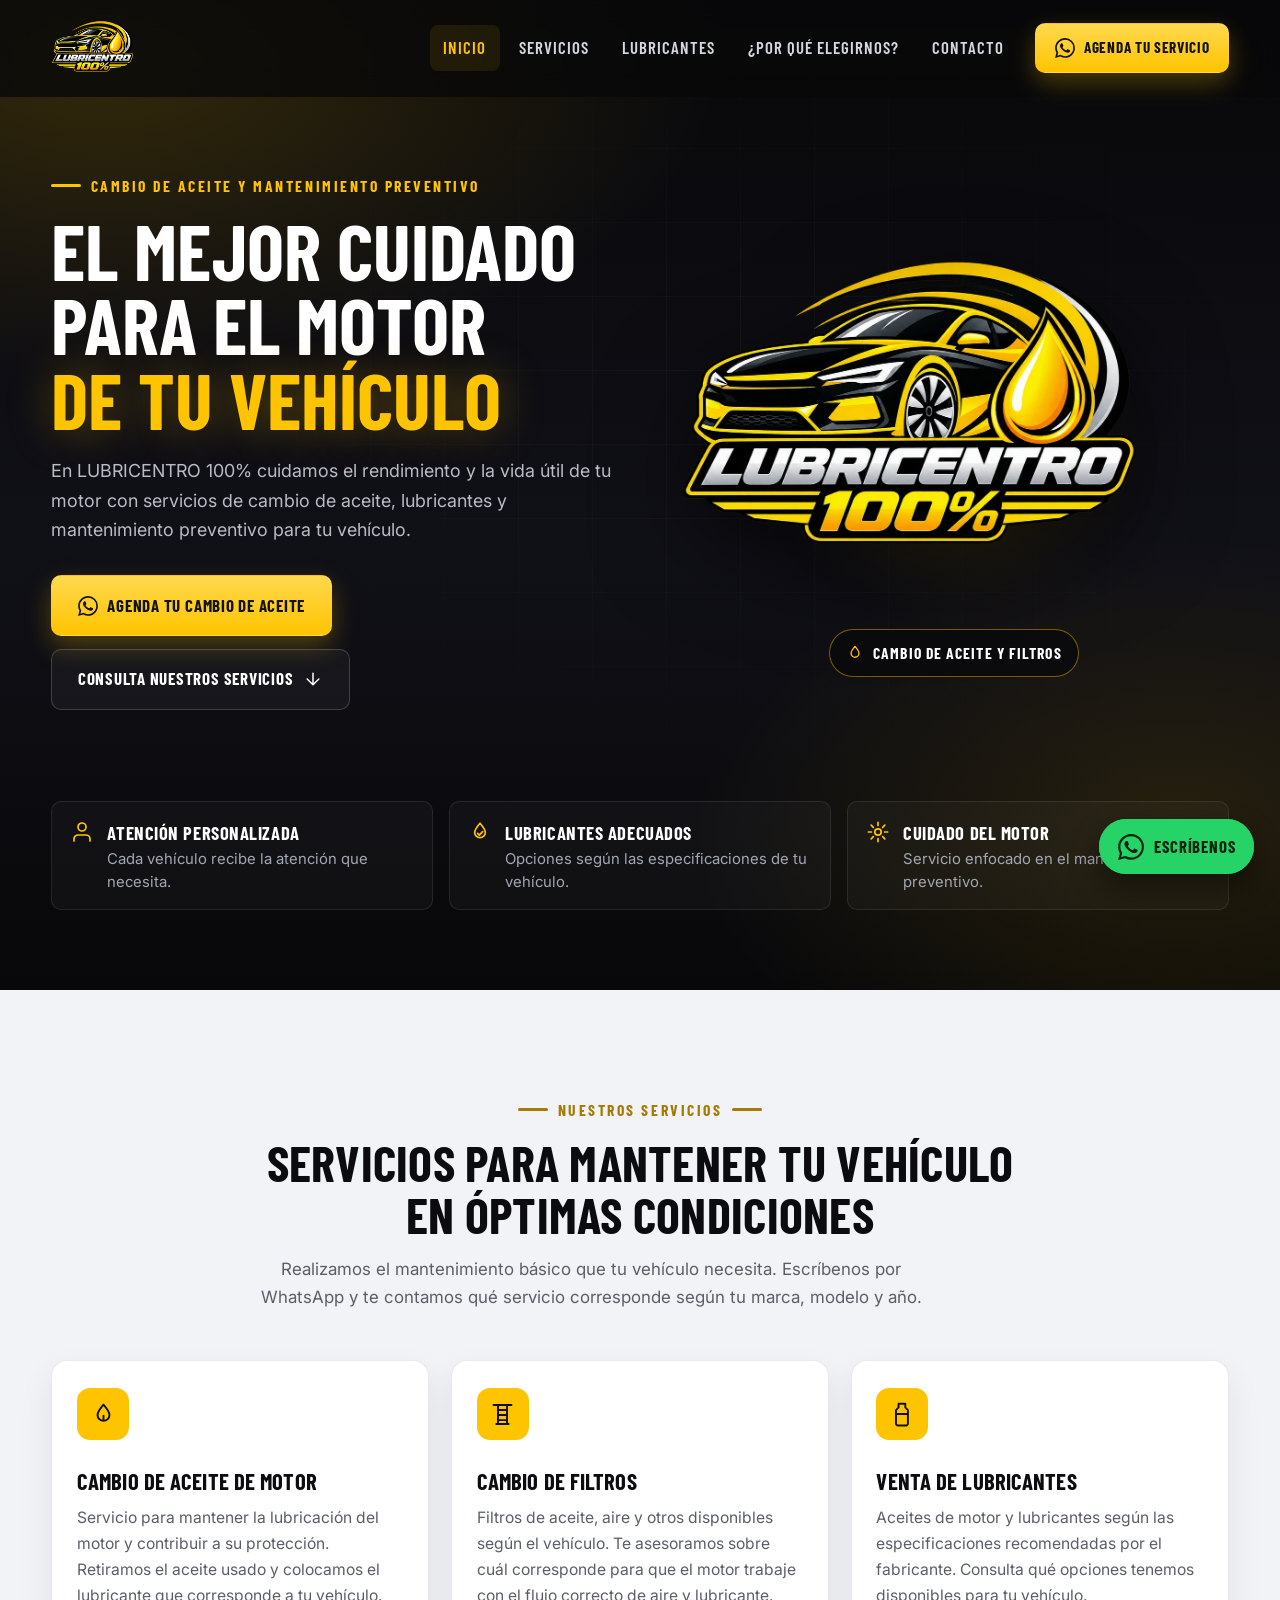
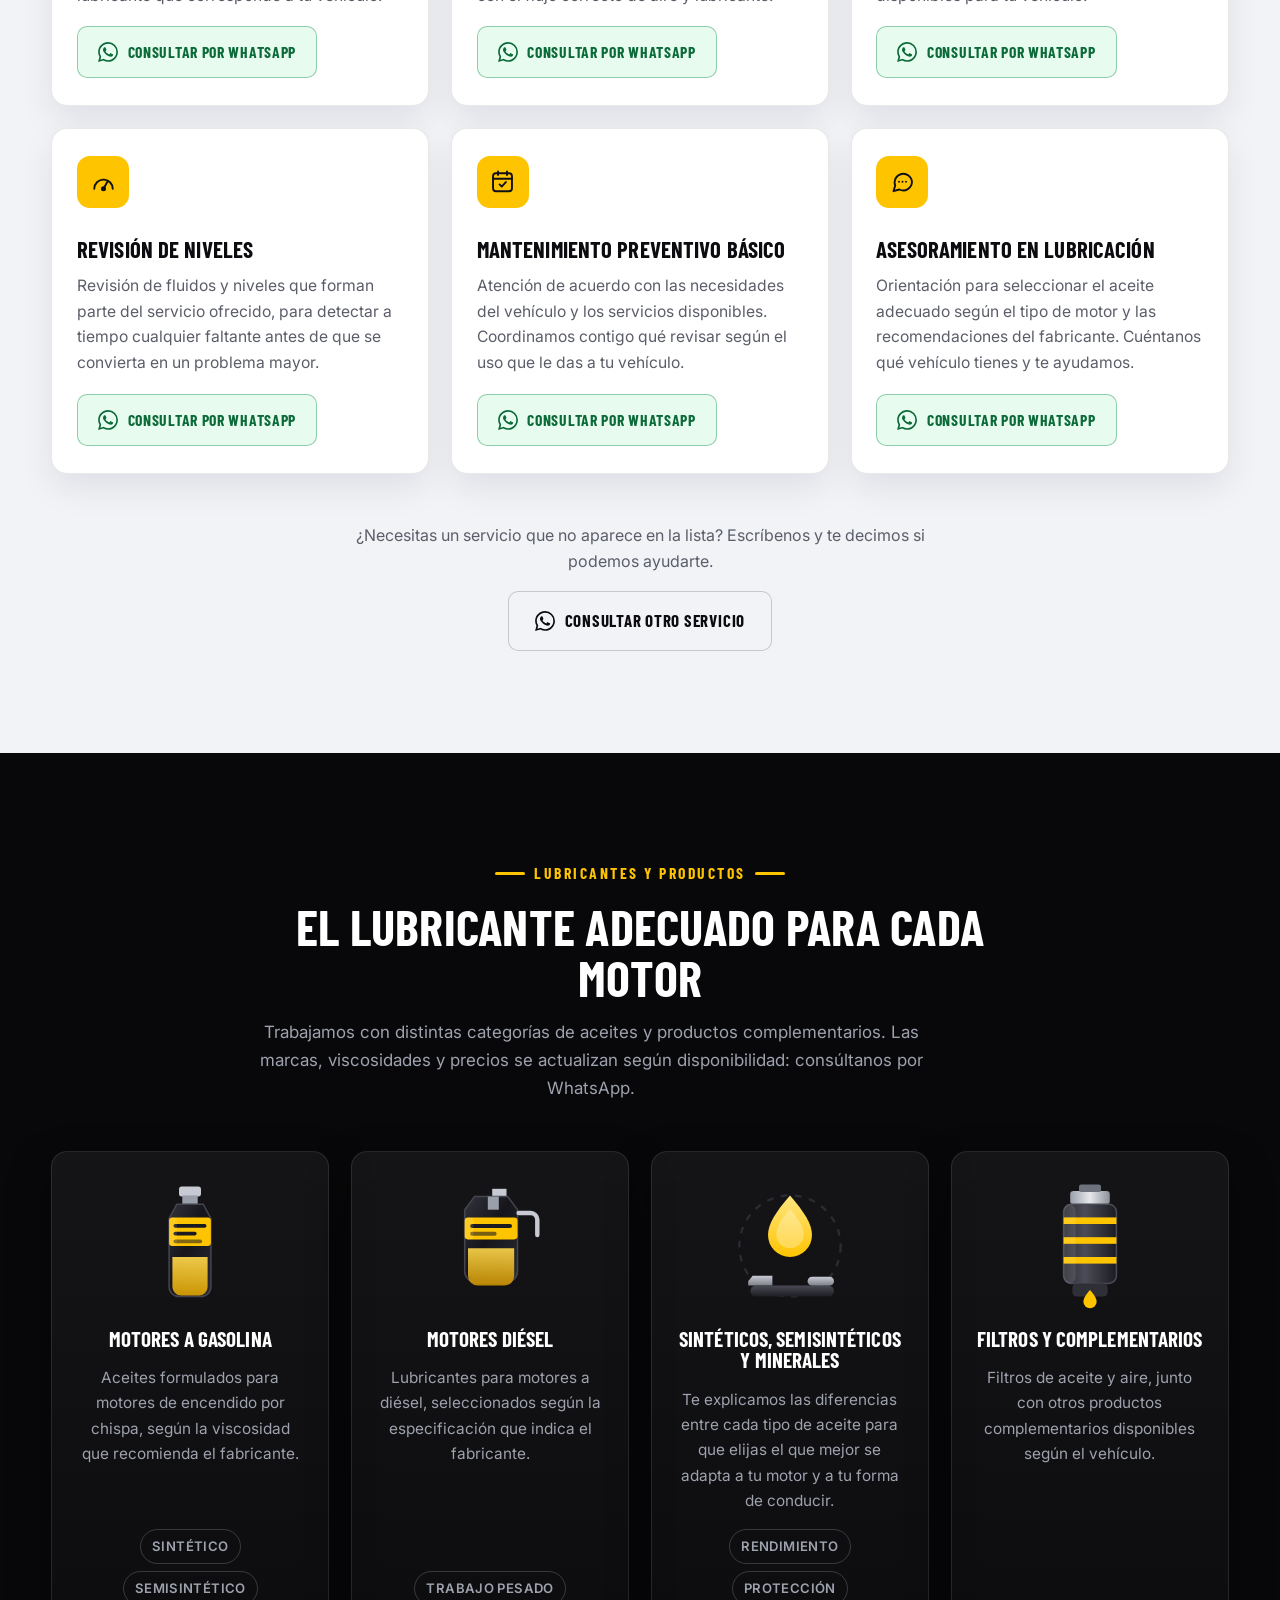
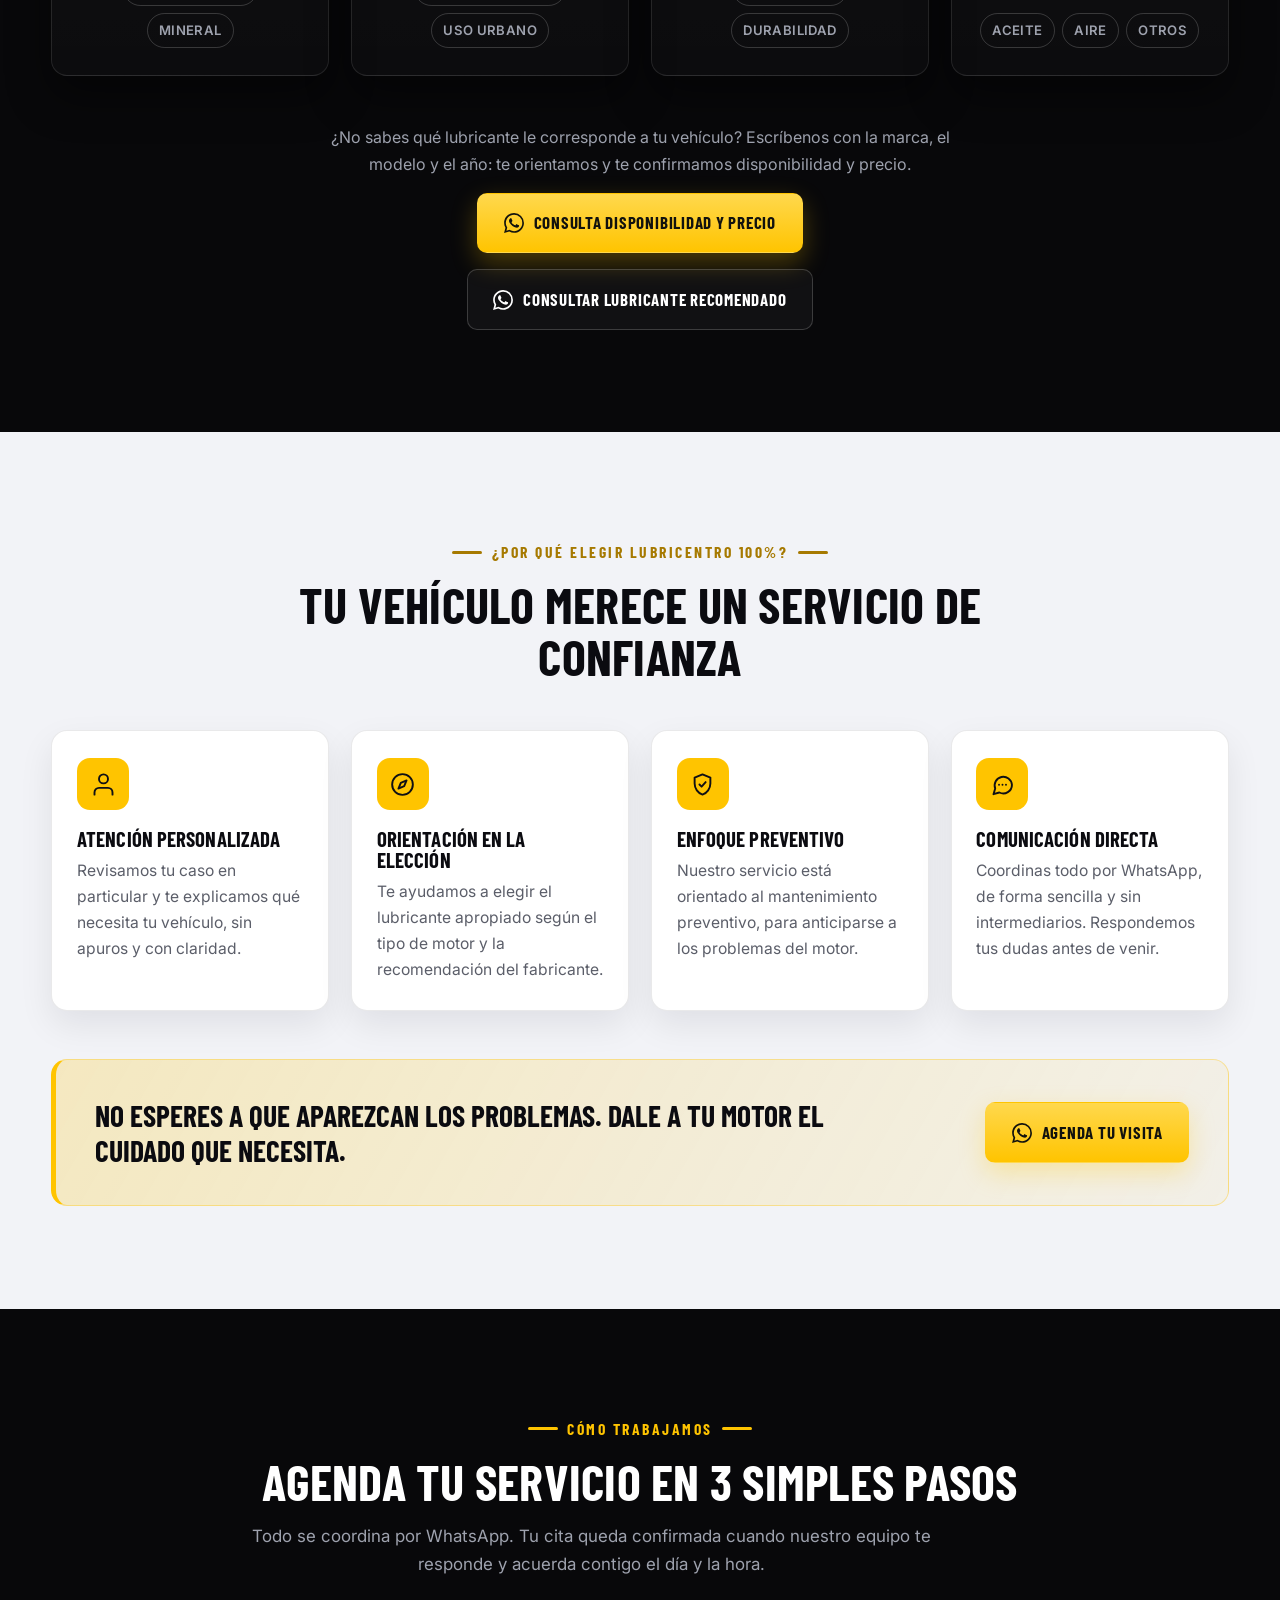
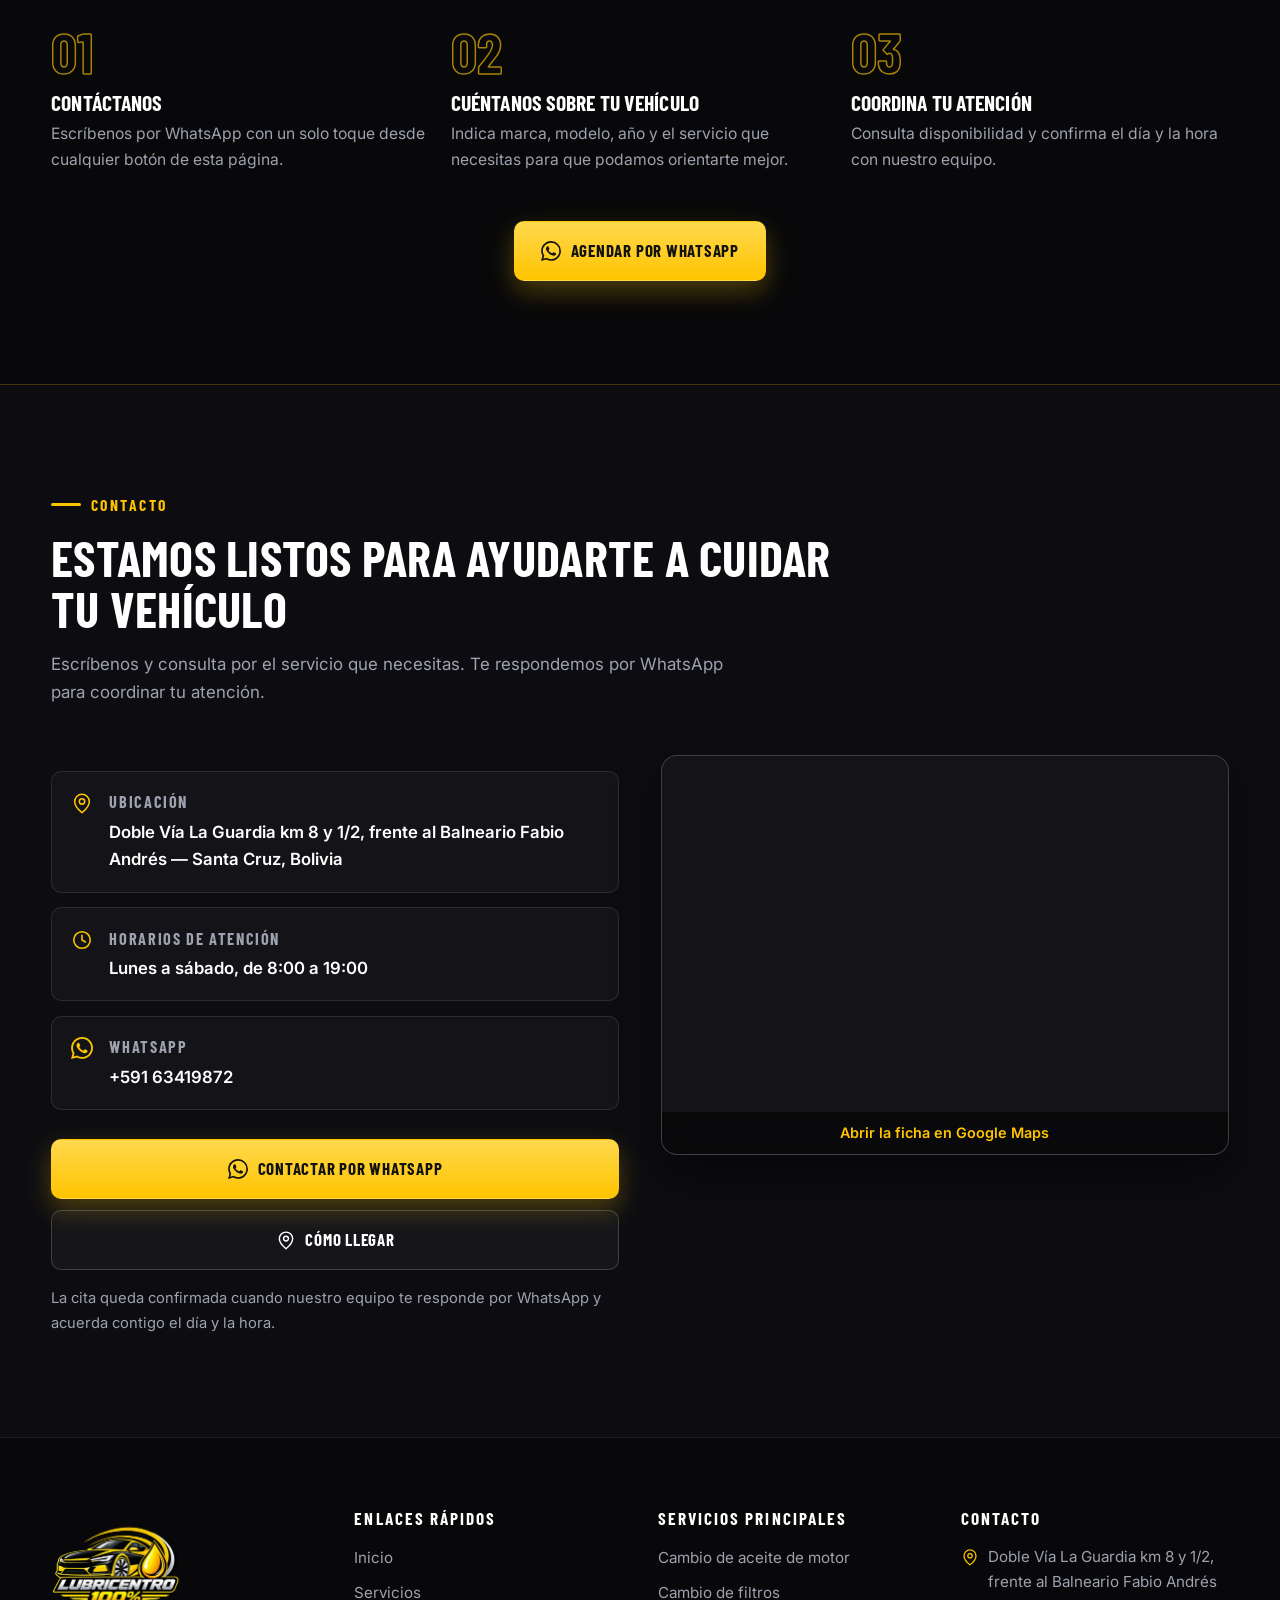
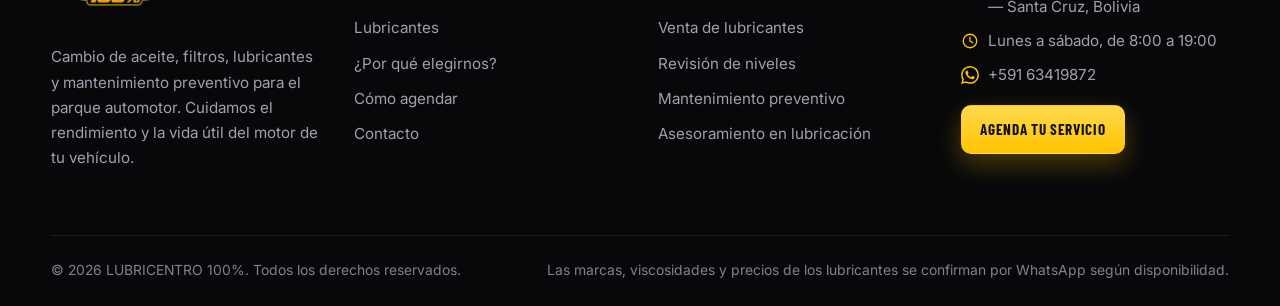
<file: index.html>
<!DOCTYPE html>
<html lang="es">
<head>
<meta charset="utf-8">
<meta name="viewport" content="width=device-width, initial-scale=1">

<!-- ==========================================================================
     LUBRICENTRO 100% — Landing page
     --------------------------------------------------------------------------
     ANTES DE PUBLICAR revisa el archivo PENDIENTES.md
     · El número de WhatsApp se configura en assets/js/whatsapp-config.js
     · Dominio publicado: https://palaciodigital.online
       (si cambia, actualízalo aquí: canonical, og:url, og:image, twitter:image
        y los datos estructurados; son 6 apariciones)
     ========================================================================== -->

<title>LUBRICENTRO 100% | Cambio de Aceite y Mantenimiento en Santa Cruz</title>
<meta name="description" content="Cambio de aceite, filtros y lubricantes en la Doble Vía La Guardia km 8½, frente al Balneario Fabio Andrés, Santa Cruz. Mantenimiento preventivo y asesoramiento en lubricación. Agenda tu servicio por WhatsApp.">
<meta name="keywords" content="cambio de aceite, lubricantes, filtro de aceite, mantenimiento preventivo, lubricentro, aceite de motor, revisión de niveles">
<meta name="author" content="LUBRICENTRO 100%">
<meta name="robots" content="index, follow">
<meta name="theme-color" content="#08080a">
<meta name="format-detection" content="telephone=no">

<link rel="canonical" href="https://palaciodigital.online/">

<!-- Compartir en WhatsApp y redes sociales -->
<meta property="og:type" content="website">
<meta property="og:site_name" content="LUBRICENTRO 100%">
<meta property="og:locale" content="es_BO">
<meta property="og:title" content="LUBRICENTRO 100% | Cambio de Aceite y Mantenimiento en Santa Cruz">
<meta property="og:description" content="Cambio de aceite, filtros, lubricantes y mantenimiento preventivo en la Doble Vía La Guardia km 8½, Santa Cruz. Agenda por WhatsApp.">
<meta property="og:url" content="https://palaciodigital.online/">
<meta property="og:image" content="https://palaciodigital.online/assets/img/og-image.jpg">
<meta property="og:image:width" content="1200">
<meta property="og:image:height" content="630">
<meta property="og:image:alt" content="LUBRICENTRO 100% — cambio de aceite y mantenimiento preventivo">
<meta name="twitter:card" content="summary_large_image">
<meta name="twitter:title" content="LUBRICENTRO 100% | Cambio de Aceite y Mantenimiento en Santa Cruz">
<meta name="twitter:description" content="Cambio de aceite, filtros y lubricantes en la Doble Vía La Guardia km 8½, Santa Cruz. Agenda tu servicio por WhatsApp.">
<meta name="twitter:image" content="https://palaciodigital.online/assets/img/og-image.jpg">

<!-- Iconos -->
<link rel="icon" href="assets/img/favicon.ico" sizes="any">
<link rel="icon" type="image/png" sizes="192x192" href="assets/img/icon-192.png">
<link rel="icon" type="image/png" sizes="512x512" href="assets/img/icon-512.png">
<link rel="apple-touch-icon" href="assets/img/apple-touch-icon.png">
<link rel="manifest" href="site.webmanifest">

<!-- Tipografías -->
<link rel="preconnect" href="https://fonts.googleapis.com">
<link rel="preconnect" href="https://fonts.gstatic.com" crossorigin>
<link rel="stylesheet" href="https://fonts.googleapis.com/css2?family=Barlow+Condensed:wght@600;700&family=Inter:wght@400;500;600;700&display=swap">

<link rel="stylesheet" href="assets/css/styles.css">

<!-- Marca que JavaScript está disponible: las animaciones de aparición solo se
     activan en ese caso, de modo que el contenido nunca quede oculto. -->
<script>document.documentElement.classList.add("js");</script>

<!-- Datos estructurados. Completa address y openingHours cuando los tengas. -->
<script type="application/ld+json">
{
  "@context": "https://schema.org",
  "@type": "AutoRepair",
  "name": "LUBRICENTRO 100%",
  "description": "Cambio de aceite, filtros, venta de lubricantes, revisión de niveles y mantenimiento preventivo para vehículos.",
  "telephone": "+59163419872",
  "url": "https://palaciodigital.online/",
  "image": "https://palaciodigital.online/assets/img/og-image.jpg",
  "areaServed": { "@type": "Country", "name": "Bolivia" },
  "address": {
    "@type": "PostalAddress",
    "streetAddress": "Doble Vía La Guardia km 8 y 1/2, frente al Balneario Fabio Andrés",
    "addressRegion": "Santa Cruz",
    "addressCountry": "BO"
  },
  "openingHoursSpecification": [
    {
      "@type": "OpeningHoursSpecification",
      "dayOfWeek": ["Monday", "Tuesday", "Wednesday", "Thursday", "Friday", "Saturday"],
      "opens": "08:00",
      "closes": "19:00"
    }
  ],
  "geo": {
    "@type": "GeoCoordinates",
    "latitude": "-17.8465961",
    "longitude": "-63.2472729"
  },
  "hasMap": "https://www.google.com/maps/place/Lubricentro+100%25/@-17.8465961,-63.2472729,17z/data=!4m6!3m5!1s0x93f1c376e51590c9:0x3bc7a74153d599ee!8m2!3d-17.8465961!4d-63.2472729!16s%2Fg%2F11rv6ly50f?hl=es",
  "makesOffer": [
    { "@type": "Offer", "itemOffered": { "@type": "Service", "name": "Cambio de aceite de motor" } },
    { "@type": "Offer", "itemOffered": { "@type": "Service", "name": "Cambio de filtros" } },
    { "@type": "Offer", "itemOffered": { "@type": "Service", "name": "Venta de lubricantes" } },
    { "@type": "Offer", "itemOffered": { "@type": "Service", "name": "Revisión de niveles y fluidos" } },
    { "@type": "Offer", "itemOffered": { "@type": "Service", "name": "Mantenimiento preventivo básico" } },
    { "@type": "Offer", "itemOffered": { "@type": "Service", "name": "Asesoramiento en lubricación" } }
  ]
}
</script>
</head>

<body>
<a class="skip-link" href="#contenido">Saltar al contenido principal</a>

<!-- ===================================================== CABECERA ======= -->
<header class="site-header">
  <div class="wrap header__inner">
    <a class="brand" href="#inicio" aria-label="LUBRICENTRO 100% — ir al inicio">
      <picture>
        <source srcset="assets/img/logo-header.webp" type="image/webp">
        <img src="assets/img/logo-header.png" width="640" height="587"
             alt="LUBRICENTRO 100% — cambio de aceite y mantenimiento preventivo"
             decoding="async">
      </picture>
    </a>

    <nav class="nav" id="nav-principal" aria-label="Navegación principal">
      <ul class="nav__list">
        <li class="nav__item"><a class="nav__link" href="#inicio">Inicio</a></li>
        <li class="nav__item"><a class="nav__link" href="#servicios">Servicios</a></li>
        <li class="nav__item"><a class="nav__link" href="#lubricantes">Lubricantes</a></li>
        <li class="nav__item"><a class="nav__link" href="#elegirnos">¿Por qué elegirnos?</a></li>
        <li class="nav__item"><a class="nav__link" href="#contacto">Contacto</a></li>
        <li class="nav__item header__cta-mobile">
          <a href="https://wa.me/59163419872?text=Hola%2C%20LUBRICENTRO%20100%25.%20Quiero%20consultar%20sus%20servicios%20de%20cambio%20de%20aceite%20y%20mantenimiento%20para%20mi%20veh%C3%ADculo.%20%C2%BFPodr%C3%ADan%20brindarme%20informaci%C3%B3n%20y%20ayudarme%20a%20agendar%20una%20atenci%C3%B3n%3F" class="btn btn--primary btn--sm btn--block" data-wa="agenda">
            <svg viewBox="0 0 24 24" fill="currentColor" aria-hidden="true" focusable="false"><path d="M17.472 14.382c-.297-.149-1.758-.867-2.03-.967-.273-.099-.471-.148-.67.15-.197.297-.767.966-.94 1.164-.173.199-.347.223-.644.075-.297-.15-1.255-.463-2.39-1.475-.883-.788-1.48-1.761-1.653-2.059-.173-.297-.018-.458.13-.606.134-.133.298-.347.446-.52.149-.174.198-.298.298-.497.099-.198.05-.371-.025-.52-.075-.149-.669-1.612-.916-2.207-.242-.579-.487-.5-.669-.51-.173-.008-.371-.01-.57-.01-.198 0-.52.074-.792.372-.272.297-1.04 1.016-1.04 2.479 0 1.462 1.065 2.875 1.213 3.074.149.198 2.096 3.2 5.077 4.487.709.306 1.262.489 1.694.625.712.227 1.36.195 1.872.118.571-.085 1.758-.719 2.006-1.413.248-.694.248-1.289.173-1.413-.074-.124-.272-.198-.57-.347m-5.421 7.403h-.004a9.87 9.87 0 0 1-5.031-1.378l-.361-.214-3.741.982.998-3.648-.235-.374a9.86 9.86 0 0 1-1.51-5.26c.001-5.45 4.436-9.884 9.888-9.884 2.64 0 5.122 1.03 6.988 2.898a9.825 9.825 0 0 1 2.893 6.994c-.003 5.45-4.437 9.884-9.885 9.884m8.413-18.297A11.815 11.815 0 0 0 12.05 0C5.495 0 .16 5.335.157 11.892c0 2.096.547 4.142 1.588 5.945L.057 24l6.305-1.654a11.882 11.882 0 0 0 5.683 1.448h.005c6.554 0 11.89-5.335 11.893-11.893a11.821 11.821 0 0 0-3.48-8.413Z"/></svg>
            Agenda tu servicio
          </a>
        </li>
      </ul>
    </nav>

    <div class="header__actions">
      <a href="https://wa.me/59163419872?text=Hola%2C%20LUBRICENTRO%20100%25.%20Quiero%20consultar%20sus%20servicios%20de%20cambio%20de%20aceite%20y%20mantenimiento%20para%20mi%20veh%C3%ADculo.%20%C2%BFPodr%C3%ADan%20brindarme%20informaci%C3%B3n%20y%20ayudarme%20a%20agendar%20una%20atenci%C3%B3n%3F" class="btn btn--primary btn--sm" data-wa="agenda">
        <svg viewBox="0 0 24 24" fill="currentColor" aria-hidden="true" focusable="false"><path d="M17.472 14.382c-.297-.149-1.758-.867-2.03-.967-.273-.099-.471-.148-.67.15-.197.297-.767.966-.94 1.164-.173.199-.347.223-.644.075-.297-.15-1.255-.463-2.39-1.475-.883-.788-1.48-1.761-1.653-2.059-.173-.297-.018-.458.13-.606.134-.133.298-.347.446-.52.149-.174.198-.298.298-.497.099-.198.05-.371-.025-.52-.075-.149-.669-1.612-.916-2.207-.242-.579-.487-.5-.669-.51-.173-.008-.371-.01-.57-.01-.198 0-.52.074-.792.372-.272.297-1.04 1.016-1.04 2.479 0 1.462 1.065 2.875 1.213 3.074.149.198 2.096 3.2 5.077 4.487.709.306 1.262.489 1.694.625.712.227 1.36.195 1.872.118.571-.085 1.758-.719 2.006-1.413.248-.694.248-1.289.173-1.413-.074-.124-.272-.198-.57-.347m-5.421 7.403h-.004a9.87 9.87 0 0 1-5.031-1.378l-.361-.214-3.741.982.998-3.648-.235-.374a9.86 9.86 0 0 1-1.51-5.26c.001-5.45 4.436-9.884 9.888-9.884 2.64 0 5.122 1.03 6.988 2.898a9.825 9.825 0 0 1 2.893 6.994c-.003 5.45-4.437 9.884-9.885 9.884m8.413-18.297A11.815 11.815 0 0 0 12.05 0C5.495 0 .16 5.335.157 11.892c0 2.096.547 4.142 1.588 5.945L.057 24l6.305-1.654a11.882 11.882 0 0 0 5.683 1.448h.005c6.554 0 11.89-5.335 11.893-11.893a11.821 11.821 0 0 0-3.48-8.413Z"/></svg>
        Agenda tu servicio
      </a>

      <button class="nav-toggle" type="button" aria-expanded="false" aria-controls="nav-principal" aria-label="Abrir menú de navegación">
        <svg class="nav-toggle__open" viewBox="0 0 24 24" fill="none" stroke="currentColor" stroke-width="2" stroke-linecap="round" aria-hidden="true" focusable="false"><path d="M4 7h16M4 12h16M4 17h16"/></svg>
        <svg class="nav-toggle__close" viewBox="0 0 24 24" fill="none" stroke="currentColor" stroke-width="2" stroke-linecap="round" aria-hidden="true" focusable="false"><path d="M6 6l12 12M18 6L6 18"/></svg>
      </button>
    </div>
  </div>
</header>

<main id="contenido">

  <!-- =================================================== HERO =========== -->
  <section class="hero" id="inicio">
    <div class="hero__bg" aria-hidden="true"></div>

    <div class="wrap hero__inner">
      <div class="hero__copy">
        <p class="eyebrow reveal">Cambio de aceite y mantenimiento preventivo</p>

        <h1 class="hero__title reveal" data-delay="1">
          El mejor cuidado para el motor
          <em>de tu vehículo</em>
        </h1>

        <p class="hero__text reveal" data-delay="2">
          En LUBRICENTRO 100% cuidamos el rendimiento y la vida útil de tu motor con servicios
          de cambio de aceite, lubricantes y mantenimiento preventivo para tu vehículo.
        </p>

        <div class="hero__actions reveal" data-delay="3">
          <a href="https://wa.me/59163419872?text=Hola%2C%20quiero%20agendar%20un%20cambio%20de%20aceite%20en%20LUBRICENTRO%20100%25.%20Mi%20veh%C3%ADculo%20es%3A%20marca%2C%20modelo%20y%20a%C3%B1o.%20%C2%BFMe%20podr%C3%ADan%20informar%20el%20precio%20y%20la%20disponibilidad%3F" class="btn btn--primary" data-wa="aceite">
            <svg viewBox="0 0 24 24" fill="currentColor" aria-hidden="true" focusable="false"><path d="M17.472 14.382c-.297-.149-1.758-.867-2.03-.967-.273-.099-.471-.148-.67.15-.197.297-.767.966-.94 1.164-.173.199-.347.223-.644.075-.297-.15-1.255-.463-2.39-1.475-.883-.788-1.48-1.761-1.653-2.059-.173-.297-.018-.458.13-.606.134-.133.298-.347.446-.52.149-.174.198-.298.298-.497.099-.198.05-.371-.025-.52-.075-.149-.669-1.612-.916-2.207-.242-.579-.487-.5-.669-.51-.173-.008-.371-.01-.57-.01-.198 0-.52.074-.792.372-.272.297-1.04 1.016-1.04 2.479 0 1.462 1.065 2.875 1.213 3.074.149.198 2.096 3.2 5.077 4.487.709.306 1.262.489 1.694.625.712.227 1.36.195 1.872.118.571-.085 1.758-.719 2.006-1.413.248-.694.248-1.289.173-1.413-.074-.124-.272-.198-.57-.347m-5.421 7.403h-.004a9.87 9.87 0 0 1-5.031-1.378l-.361-.214-3.741.982.998-3.648-.235-.374a9.86 9.86 0 0 1-1.51-5.26c.001-5.45 4.436-9.884 9.888-9.884 2.64 0 5.122 1.03 6.988 2.898a9.825 9.825 0 0 1 2.893 6.994c-.003 5.45-4.437 9.884-9.885 9.884m8.413-18.297A11.815 11.815 0 0 0 12.05 0C5.495 0 .16 5.335.157 11.892c0 2.096.547 4.142 1.588 5.945L.057 24l6.305-1.654a11.882 11.882 0 0 0 5.683 1.448h.005c6.554 0 11.89-5.335 11.893-11.893a11.821 11.821 0 0 0-3.48-8.413Z"/></svg>
            Agenda tu cambio de aceite
          </a>
          <a class="btn btn--ghost" href="#servicios">
            Consulta nuestros servicios
            <svg viewBox="0 0 24 24" fill="none" stroke="currentColor" stroke-width="1.8" stroke-linecap="round" stroke-linejoin="round" aria-hidden="true" focusable="false"><path d="M12 5v14M5 12l7 7 7-7"/></svg>
          </a>
        </div>
      </div>

      <ul class="hero__facts reveal" data-delay="3">
        <li class="fact">
          <svg viewBox="0 0 24 24" fill="none" stroke="currentColor" stroke-width="1.7" stroke-linecap="round" stroke-linejoin="round" aria-hidden="true" focusable="false"><path d="M20 21v-2a4 4 0 0 0-4-4H8a4 4 0 0 0-4 4v2"/><circle cx="12" cy="7" r="4"/></svg>
          <div>
            <strong>Atención personalizada</strong>
            <span>Cada vehículo recibe la atención que necesita.</span>
          </div>
        </li>
        <li class="fact">
          <svg viewBox="0 0 24 24" fill="none" stroke="currentColor" stroke-width="1.7" stroke-linecap="round" stroke-linejoin="round" aria-hidden="true" focusable="false"><path d="M12 3.2c3.3 3.8 5.3 6.6 5.3 9.2a5.3 5.3 0 0 1-10.6 0c0-2.6 2-5.4 5.3-9.2Z"/><path d="m9.6 13.4 1.7 1.7 3.3-3.4"/></svg>
          <div>
            <strong>Lubricantes adecuados</strong>
            <span>Opciones según las especificaciones de tu vehículo.</span>
          </div>
        </li>
        <li class="fact">
          <svg viewBox="0 0 24 24" fill="none" stroke="currentColor" stroke-width="1.7" stroke-linecap="round" stroke-linejoin="round" aria-hidden="true" focusable="false"><circle cx="12" cy="12" r="3.2"/><path d="M12 2.4v3M12 18.6v3M2.4 12h3M18.6 12h3M5.2 5.2l2.1 2.1M16.7 16.7l2.1 2.1M5.2 18.8l2.1-2.1M16.7 7.3l2.1-2.1"/></svg>
          <div>
            <strong>Cuidado del motor</strong>
            <span>Servicio enfocado en el mantenimiento preventivo.</span>
          </div>
        </li>
      </ul>

      <div class="hero__art">
        <picture>
          <source srcset="assets/img/logo-hero.webp" type="image/webp">
          <img class="hero__logo" src="assets/img/logo-hero.png" width="1000" height="917"
               alt="LUBRICENTRO 100% — cambio de aceite y mantenimiento preventivo"
               fetchpriority="high" decoding="async">
        </picture>
        <p class="hero__tag">
          <svg viewBox="0 0 24 24" fill="none" stroke="currentColor" stroke-width="1.8" stroke-linecap="round" stroke-linejoin="round" aria-hidden="true" focusable="false"><path d="M12 3.2c3.3 3.8 5.3 6.6 5.3 9.2a5.3 5.3 0 0 1-10.6 0c0-2.6 2-5.4 5.3-9.2Z"/></svg>
          Cambio de aceite y filtros
        </p>
      </div>
    </div>
  </section>

  <!-- ============================================== SERVICIOS =========== -->
  <section class="section section--light" id="servicios" aria-labelledby="t-servicios">
    <div class="wrap">
      <div class="section__head section__head--center reveal">
        <p class="eyebrow">Nuestros servicios</p>
        <h2 class="section__title" id="t-servicios">Servicios para mantener tu vehículo en óptimas condiciones</h2>
        <p class="section__lead">
          Realizamos el mantenimiento básico que tu vehículo necesita. Escríbenos por WhatsApp
          y te contamos qué servicio corresponde según tu marca, modelo y año.
        </p>
      </div>

      <div class="grid grid--3">
        <!-- Cambio de aceite -->
        <article class="card service reveal">
          <span class="icon-tile" aria-hidden="true">
            <svg viewBox="0 0 24 24" fill="none" stroke="currentColor" stroke-width="1.7" stroke-linecap="round" stroke-linejoin="round" focusable="false"><path d="M12 3.2c3.3 3.8 5.3 6.6 5.3 9.2a5.3 5.3 0 0 1-10.6 0c0-2.6 2-5.4 5.3-9.2Z"/><path d="M12 13.1v3.6"/></svg>
          </span>
          <h3>Cambio de aceite de motor</h3>
          <p>
            Servicio para mantener la lubricación del motor y contribuir a su protección.
            Retiramos el aceite usado y colocamos el lubricante que corresponde a tu vehículo.
          </p>
          <a href="https://wa.me/59163419872?text=Hola%2C%20LUBRICENTRO%20100%25.%20Quiero%20agendar%20un%20cambio%20de%20aceite%20de%20motor.%20Mi%20veh%C3%ADculo%20es%3A%20marca%2C%20modelo%20y%20a%C3%B1o.%20%C2%BFMe%20informan%20el%20precio%20y%20la%20disponibilidad%3F" class="btn btn--wa" data-wa="servicioAceite">
            <svg viewBox="0 0 24 24" fill="currentColor" aria-hidden="true" focusable="false"><path d="M17.472 14.382c-.297-.149-1.758-.867-2.03-.967-.273-.099-.471-.148-.67.15-.197.297-.767.966-.94 1.164-.173.199-.347.223-.644.075-.297-.15-1.255-.463-2.39-1.475-.883-.788-1.48-1.761-1.653-2.059-.173-.297-.018-.458.13-.606.134-.133.298-.347.446-.52.149-.174.198-.298.298-.497.099-.198.05-.371-.025-.52-.075-.149-.669-1.612-.916-2.207-.242-.579-.487-.5-.669-.51-.173-.008-.371-.01-.57-.01-.198 0-.52.074-.792.372-.272.297-1.04 1.016-1.04 2.479 0 1.462 1.065 2.875 1.213 3.074.149.198 2.096 3.2 5.077 4.487.709.306 1.262.489 1.694.625.712.227 1.36.195 1.872.118.571-.085 1.758-.719 2.006-1.413.248-.694.248-1.289.173-1.413-.074-.124-.272-.198-.57-.347m-5.421 7.403h-.004a9.87 9.87 0 0 1-5.031-1.378l-.361-.214-3.741.982.998-3.648-.235-.374a9.86 9.86 0 0 1-1.51-5.26c.001-5.45 4.436-9.884 9.888-9.884 2.64 0 5.122 1.03 6.988 2.898a9.825 9.825 0 0 1 2.893 6.994c-.003 5.45-4.437 9.884-9.885 9.884m8.413-18.297A11.815 11.815 0 0 0 12.05 0C5.495 0 .16 5.335.157 11.892c0 2.096.547 4.142 1.588 5.945L.057 24l6.305-1.654a11.882 11.882 0 0 0 5.683 1.448h.005c6.554 0 11.89-5.335 11.893-11.893a11.821 11.821 0 0 0-3.48-8.413Z"/></svg>
            Consultar por WhatsApp
          </a>
        </article>

        <!-- Filtros -->
        <article class="card service reveal" data-delay="1">
          <span class="icon-tile" aria-hidden="true">
            <svg viewBox="0 0 24 24" fill="none" stroke="currentColor" stroke-width="1.7" stroke-linecap="round" stroke-linejoin="round" focusable="false"><path d="M4 3.5h16"/><path d="M8 3.5v17M16 3.5v17"/><path d="M8 8h8M8 12.5h8M8 17h8"/><path d="M6.5 20.5h11"/></svg>
          </span>
          <h3>Cambio de filtros</h3>
          <p>
            Filtros de aceite, aire y otros disponibles según el vehículo. Te asesoramos sobre
            cuál corresponde para que el motor trabaje con el flujo correcto de aire y lubricante.
          </p>
          <a href="https://wa.me/59163419872?text=Hola%2C%20LUBRICENTRO%20100%25.%20Quisiera%20consultar%20por%20el%20cambio%20de%20filtros%20(aceite%2C%20aire%20y%20otros).%20Mi%20veh%C3%ADculo%20es%3A%20marca%2C%20modelo%20y%20a%C3%B1o.%20%C2%BFQu%C3%A9%20filtros%20tienen%20disponibles%20y%20a%20qu%C3%A9%20precio%3F" class="btn btn--wa" data-wa="servicioFiltros">
            <svg viewBox="0 0 24 24" fill="currentColor" aria-hidden="true" focusable="false"><path d="M17.472 14.382c-.297-.149-1.758-.867-2.03-.967-.273-.099-.471-.148-.67.15-.197.297-.767.966-.94 1.164-.173.199-.347.223-.644.075-.297-.15-1.255-.463-2.39-1.475-.883-.788-1.48-1.761-1.653-2.059-.173-.297-.018-.458.13-.606.134-.133.298-.347.446-.52.149-.174.198-.298.298-.497.099-.198.05-.371-.025-.52-.075-.149-.669-1.612-.916-2.207-.242-.579-.487-.5-.669-.51-.173-.008-.371-.01-.57-.01-.198 0-.52.074-.792.372-.272.297-1.04 1.016-1.04 2.479 0 1.462 1.065 2.875 1.213 3.074.149.198 2.096 3.2 5.077 4.487.709.306 1.262.489 1.694.625.712.227 1.36.195 1.872.118.571-.085 1.758-.719 2.006-1.413.248-.694.248-1.289.173-1.413-.074-.124-.272-.198-.57-.347m-5.421 7.403h-.004a9.87 9.87 0 0 1-5.031-1.378l-.361-.214-3.741.982.998-3.648-.235-.374a9.86 9.86 0 0 1-1.51-5.26c.001-5.45 4.436-9.884 9.888-9.884 2.64 0 5.122 1.03 6.988 2.898a9.825 9.825 0 0 1 2.893 6.994c-.003 5.45-4.437 9.884-9.885 9.884m8.413-18.297A11.815 11.815 0 0 0 12.05 0C5.495 0 .16 5.335.157 11.892c0 2.096.547 4.142 1.588 5.945L.057 24l6.305-1.654a11.882 11.882 0 0 0 5.683 1.448h.005c6.554 0 11.89-5.335 11.893-11.893a11.821 11.821 0 0 0-3.48-8.413Z"/></svg>
            Consultar por WhatsApp
          </a>
        </article>

        <!-- Venta de lubricantes -->
        <article class="card service reveal" data-delay="2">
          <span class="icon-tile" aria-hidden="true">
            <svg viewBox="0 0 24 24" fill="none" stroke="currentColor" stroke-width="1.7" stroke-linecap="round" stroke-linejoin="round" focusable="false"><path d="M9.5 2.5h5v3.2l2.3 2.4V20a1.8 1.8 0 0 1-1.8 1.8H8a1.8 1.8 0 0 1-1.8-1.8V8.1l2.3-2.4V2.5Z"/><path d="M6.2 11.5h9.6"/></svg>
          </span>
          <h3>Venta de lubricantes</h3>
          <p>
            Aceites de motor y lubricantes según las especificaciones recomendadas por el
            fabricante. Consulta qué opciones tenemos disponibles para tu vehículo.
          </p>
          <a href="https://wa.me/59163419872?text=Hola%2C%20LUBRICENTRO%20100%25.%20Quisiera%20comprar%20lubricantes%20para%20mi%20veh%C3%ADculo%20(marca%2C%20modelo%20y%20a%C3%B1o).%20%C2%BFQu%C3%A9%20aceites%20recomiendan%20y%20cu%C3%A1les%20son%20los%20precios%3F" class="btn btn--wa" data-wa="servicioLubricantes">
            <svg viewBox="0 0 24 24" fill="currentColor" aria-hidden="true" focusable="false"><path d="M17.472 14.382c-.297-.149-1.758-.867-2.03-.967-.273-.099-.471-.148-.67.15-.197.297-.767.966-.94 1.164-.173.199-.347.223-.644.075-.297-.15-1.255-.463-2.39-1.475-.883-.788-1.48-1.761-1.653-2.059-.173-.297-.018-.458.13-.606.134-.133.298-.347.446-.52.149-.174.198-.298.298-.497.099-.198.05-.371-.025-.52-.075-.149-.669-1.612-.916-2.207-.242-.579-.487-.5-.669-.51-.173-.008-.371-.01-.57-.01-.198 0-.52.074-.792.372-.272.297-1.04 1.016-1.04 2.479 0 1.462 1.065 2.875 1.213 3.074.149.198 2.096 3.2 5.077 4.487.709.306 1.262.489 1.694.625.712.227 1.36.195 1.872.118.571-.085 1.758-.719 2.006-1.413.248-.694.248-1.289.173-1.413-.074-.124-.272-.198-.57-.347m-5.421 7.403h-.004a9.87 9.87 0 0 1-5.031-1.378l-.361-.214-3.741.982.998-3.648-.235-.374a9.86 9.86 0 0 1-1.51-5.26c.001-5.45 4.436-9.884 9.888-9.884 2.64 0 5.122 1.03 6.988 2.898a9.825 9.825 0 0 1 2.893 6.994c-.003 5.45-4.437 9.884-9.885 9.884m8.413-18.297A11.815 11.815 0 0 0 12.05 0C5.495 0 .16 5.335.157 11.892c0 2.096.547 4.142 1.588 5.945L.057 24l6.305-1.654a11.882 11.882 0 0 0 5.683 1.448h.005c6.554 0 11.89-5.335 11.893-11.893a11.821 11.821 0 0 0-3.48-8.413Z"/></svg>
            Consultar por WhatsApp
          </a>
        </article>

        <!-- Revisión de niveles -->
        <article class="card service reveal">
          <span class="icon-tile" aria-hidden="true">
            <svg viewBox="0 0 24 24" fill="none" stroke="currentColor" stroke-width="1.7" stroke-linecap="round" stroke-linejoin="round" focusable="false"><path d="M3.8 18.5a8.2 8.2 0 1 1 16.4 0"/><path d="M12 18.5 15.6 12"/><circle cx="12" cy="18.5" r="1.4"/></svg>
          </span>
          <h3>Revisión de niveles</h3>
          <p>
            Revisión de fluidos y niveles que forman parte del servicio ofrecido, para detectar
            a tiempo cualquier faltante antes de que se convierta en un problema mayor.
          </p>
          <a href="https://wa.me/59163419872?text=Hola%2C%20LUBRICENTRO%20100%25.%20Quisiera%20agendar%20la%20revisi%C3%B3n%20de%20niveles%20y%20fluidos%20de%20mi%20veh%C3%ADculo%20(marca%2C%20modelo%20y%20a%C3%B1o).%20%C2%BFQu%C3%A9%20incluye%20el%20servicio%20y%20cu%C3%A1nto%20cuesta%3F" class="btn btn--wa" data-wa="servicioNiveles">
            <svg viewBox="0 0 24 24" fill="currentColor" aria-hidden="true" focusable="false"><path d="M17.472 14.382c-.297-.149-1.758-.867-2.03-.967-.273-.099-.471-.148-.67.15-.197.297-.767.966-.94 1.164-.173.199-.347.223-.644.075-.297-.15-1.255-.463-2.39-1.475-.883-.788-1.48-1.761-1.653-2.059-.173-.297-.018-.458.13-.606.134-.133.298-.347.446-.52.149-.174.198-.298.298-.497.099-.198.05-.371-.025-.52-.075-.149-.669-1.612-.916-2.207-.242-.579-.487-.5-.669-.51-.173-.008-.371-.01-.57-.01-.198 0-.52.074-.792.372-.272.297-1.04 1.016-1.04 2.479 0 1.462 1.065 2.875 1.213 3.074.149.198 2.096 3.2 5.077 4.487.709.306 1.262.489 1.694.625.712.227 1.36.195 1.872.118.571-.085 1.758-.719 2.006-1.413.248-.694.248-1.289.173-1.413-.074-.124-.272-.198-.57-.347m-5.421 7.403h-.004a9.87 9.87 0 0 1-5.031-1.378l-.361-.214-3.741.982.998-3.648-.235-.374a9.86 9.86 0 0 1-1.51-5.26c.001-5.45 4.436-9.884 9.888-9.884 2.64 0 5.122 1.03 6.988 2.898a9.825 9.825 0 0 1 2.893 6.994c-.003 5.45-4.437 9.884-9.885 9.884m8.413-18.297A11.815 11.815 0 0 0 12.05 0C5.495 0 .16 5.335.157 11.892c0 2.096.547 4.142 1.588 5.945L.057 24l6.305-1.654a11.882 11.882 0 0 0 5.683 1.448h.005c6.554 0 11.89-5.335 11.893-11.893a11.821 11.821 0 0 0-3.48-8.413Z"/></svg>
            Consultar por WhatsApp
          </a>
        </article>

        <!-- Mantenimiento preventivo -->
        <article class="card service reveal" data-delay="1">
          <span class="icon-tile" aria-hidden="true">
            <svg viewBox="0 0 24 24" fill="none" stroke="currentColor" stroke-width="1.7" stroke-linecap="round" stroke-linejoin="round" focusable="false"><rect x="3.6" y="4.6" width="16.8" height="16" rx="2.6"/><path d="M3.6 9.6h16.8M8 3v3.2M16 3v3.2"/><path d="m9.4 14.6 1.9 1.9 3.7-4"/></svg>
          </span>
          <h3>Mantenimiento preventivo básico</h3>
          <p>
            Atención de acuerdo con las necesidades del vehículo y los servicios disponibles.
            Coordinamos contigo qué revisar según el uso que le das a tu vehículo.
          </p>
          <a href="https://wa.me/59163419872?text=Hola%2C%20LUBRICENTRO%20100%25.%20Quisiera%20coordinar%20un%20mantenimiento%20preventivo%20b%C3%A1sico%20para%20mi%20veh%C3%ADculo%20(marca%2C%20modelo%20y%20a%C3%B1o).%20%C2%BFQu%C3%A9%20servicios%20realizan%20y%20qu%C3%A9%20disponibilidad%20tienen%3F" class="btn btn--wa" data-wa="servicioPreventivo">
            <svg viewBox="0 0 24 24" fill="currentColor" aria-hidden="true" focusable="false"><path d="M17.472 14.382c-.297-.149-1.758-.867-2.03-.967-.273-.099-.471-.148-.67.15-.197.297-.767.966-.94 1.164-.173.199-.347.223-.644.075-.297-.15-1.255-.463-2.39-1.475-.883-.788-1.48-1.761-1.653-2.059-.173-.297-.018-.458.13-.606.134-.133.298-.347.446-.52.149-.174.198-.298.298-.497.099-.198.05-.371-.025-.52-.075-.149-.669-1.612-.916-2.207-.242-.579-.487-.5-.669-.51-.173-.008-.371-.01-.57-.01-.198 0-.52.074-.792.372-.272.297-1.04 1.016-1.04 2.479 0 1.462 1.065 2.875 1.213 3.074.149.198 2.096 3.2 5.077 4.487.709.306 1.262.489 1.694.625.712.227 1.36.195 1.872.118.571-.085 1.758-.719 2.006-1.413.248-.694.248-1.289.173-1.413-.074-.124-.272-.198-.57-.347m-5.421 7.403h-.004a9.87 9.87 0 0 1-5.031-1.378l-.361-.214-3.741.982.998-3.648-.235-.374a9.86 9.86 0 0 1-1.51-5.26c.001-5.45 4.436-9.884 9.888-9.884 2.64 0 5.122 1.03 6.988 2.898a9.825 9.825 0 0 1 2.893 6.994c-.003 5.45-4.437 9.884-9.885 9.884m8.413-18.297A11.815 11.815 0 0 0 12.05 0C5.495 0 .16 5.335.157 11.892c0 2.096.547 4.142 1.588 5.945L.057 24l6.305-1.654a11.882 11.882 0 0 0 5.683 1.448h.005c6.554 0 11.89-5.335 11.893-11.893a11.821 11.821 0 0 0-3.48-8.413Z"/></svg>
            Consultar por WhatsApp
          </a>
        </article>

        <!-- Asesoramiento -->
        <article class="card service reveal" data-delay="2">
          <span class="icon-tile" aria-hidden="true">
            <svg viewBox="0 0 24 24" fill="none" stroke="currentColor" stroke-width="1.7" stroke-linecap="round" stroke-linejoin="round" focusable="false"><path d="M20.4 12.2a7.7 7.7 0 0 1-11.2 6.9L4 20.6l1.5-5.1A7.7 7.7 0 1 1 20.4 12.2Z"/><path d="M8.9 12.2h.01M12 12.2h.01M15.1 12.2h.01"/></svg>
          </span>
          <h3>Asesoramiento en lubricación</h3>
          <p>
            Orientación para seleccionar el aceite adecuado según el tipo de motor y las
            recomendaciones del fabricante. Cuéntanos qué vehículo tienes y te ayudamos.
          </p>
          <a href="https://wa.me/59163419872?text=Hola%2C%20LUBRICENTRO%20100%25.%20Necesito%20orientaci%C3%B3n%20para%20elegir%20el%20lubricante%20adecuado%20para%20mi%20veh%C3%ADculo%20(marca%2C%20modelo%2C%20a%C3%B1o%20y%20tipo%20de%20motor).%20%C2%BFMe%20pueden%20asesorar%3F" class="btn btn--wa" data-wa="servicioAsesoria">
            <svg viewBox="0 0 24 24" fill="currentColor" aria-hidden="true" focusable="false"><path d="M17.472 14.382c-.297-.149-1.758-.867-2.03-.967-.273-.099-.471-.148-.67.15-.197.297-.767.966-.94 1.164-.173.199-.347.223-.644.075-.297-.15-1.255-.463-2.39-1.475-.883-.788-1.48-1.761-1.653-2.059-.173-.297-.018-.458.13-.606.134-.133.298-.347.446-.52.149-.174.198-.298.298-.497.099-.198.05-.371-.025-.52-.075-.149-.669-1.612-.916-2.207-.242-.579-.487-.5-.669-.51-.173-.008-.371-.01-.57-.01-.198 0-.52.074-.792.372-.272.297-1.04 1.016-1.04 2.479 0 1.462 1.065 2.875 1.213 3.074.149.198 2.096 3.2 5.077 4.487.709.306 1.262.489 1.694.625.712.227 1.36.195 1.872.118.571-.085 1.758-.719 2.006-1.413.248-.694.248-1.289.173-1.413-.074-.124-.272-.198-.57-.347m-5.421 7.403h-.004a9.87 9.87 0 0 1-5.031-1.378l-.361-.214-3.741.982.998-3.648-.235-.374a9.86 9.86 0 0 1-1.51-5.26c.001-5.45 4.436-9.884 9.888-9.884 2.64 0 5.122 1.03 6.988 2.898a9.825 9.825 0 0 1 2.893 6.994c-.003 5.45-4.437 9.884-9.885 9.884m8.413-18.297A11.815 11.815 0 0 0 12.05 0C5.495 0 .16 5.335.157 11.892c0 2.096.547 4.142 1.588 5.945L.057 24l6.305-1.654a11.882 11.882 0 0 0 5.683 1.448h.005c6.554 0 11.89-5.335 11.893-11.893a11.821 11.821 0 0 0-3.48-8.413Z"/></svg>
            Consultar por WhatsApp
          </a>
        </article>
      </div>

      <div class="lubes__cta reveal">
        <p>¿Necesitas un servicio que no aparece en la lista? Escríbenos y te decimos si podemos ayudarte.</p>
        <a href="https://wa.me/59163419872?text=Hola%2C%20LUBRICENTRO%20100%25.%20Quisiera%20conocer%20m%C3%A1s%20sobre%20sus%20servicios%20de%20mantenimiento%20para%20mi%20veh%C3%ADculo." class="btn btn--ghost" data-wa="servicios">
          <svg viewBox="0 0 24 24" fill="currentColor" aria-hidden="true" focusable="false"><path d="M17.472 14.382c-.297-.149-1.758-.867-2.03-.967-.273-.099-.471-.148-.67.15-.197.297-.767.966-.94 1.164-.173.199-.347.223-.644.075-.297-.15-1.255-.463-2.39-1.475-.883-.788-1.48-1.761-1.653-2.059-.173-.297-.018-.458.13-.606.134-.133.298-.347.446-.52.149-.174.198-.298.298-.497.099-.198.05-.371-.025-.52-.075-.149-.669-1.612-.916-2.207-.242-.579-.487-.5-.669-.51-.173-.008-.371-.01-.57-.01-.198 0-.52.074-.792.372-.272.297-1.04 1.016-1.04 2.479 0 1.462 1.065 2.875 1.213 3.074.149.198 2.096 3.2 5.077 4.487.709.306 1.262.489 1.694.625.712.227 1.36.195 1.872.118.571-.085 1.758-.719 2.006-1.413.248-.694.248-1.289.173-1.413-.074-.124-.272-.198-.57-.347m-5.421 7.403h-.004a9.87 9.87 0 0 1-5.031-1.378l-.361-.214-3.741.982.998-3.648-.235-.374a9.86 9.86 0 0 1-1.51-5.26c.001-5.45 4.436-9.884 9.888-9.884 2.64 0 5.122 1.03 6.988 2.898a9.825 9.825 0 0 1 2.893 6.994c-.003 5.45-4.437 9.884-9.885 9.884m8.413-18.297A11.815 11.815 0 0 0 12.05 0C5.495 0 .16 5.335.157 11.892c0 2.096.547 4.142 1.588 5.945L.057 24l6.305-1.654a11.882 11.882 0 0 0 5.683 1.448h.005c6.554 0 11.89-5.335 11.893-11.893a11.821 11.821 0 0 0-3.48-8.413Z"/></svg>
          Consultar otro servicio
        </a>
      </div>
    </div>
  </section>

  <!-- ============================================ LUBRICANTES =========== -->
  <section class="section" id="lubricantes" aria-labelledby="t-lubricantes">
    <div class="wrap">
      <div class="section__head section__head--center reveal">
        <p class="eyebrow">Lubricantes y productos</p>
        <h2 class="section__title" id="t-lubricantes">El lubricante adecuado para cada motor</h2>
        <p class="section__lead">
          Trabajamos con distintas categorías de aceites y productos complementarios. Las marcas,
          viscosidades y precios se actualizan según disponibilidad: consúltanos por WhatsApp.
        </p>
      </div>

      <div class="grid grid--4">
        <!-- Gasolina -->
        <article class="card product reveal">
          <div class="product__art" aria-hidden="true">
            <svg viewBox="0 0 120 120" focusable="false">
              <defs>
                <linearGradient id="p1body" x1="0" y1="0" x2="1" y2="1">
                  <stop offset="0" stop-color="#33333d"/><stop offset=".45" stop-color="#15151b"/><stop offset="1" stop-color="#2b2b34"/>
                </linearGradient>
                <linearGradient id="p1oil" x1="0" y1="0" x2="0" y2="1">
                  <stop offset="0" stop-color="#ffd84d"/><stop offset="1" stop-color="#d99f00"/>
                </linearGradient>
              </defs>
              <rect x="50" y="6" width="20" height="9" rx="2.5" fill="#c7cad2"/>
              <rect x="53" y="14" width="14" height="8" fill="#9aa0aa"/>
              <path d="M48 22h24l7 13v62a9 9 0 0 1-9 9H50a9 9 0 0 1-9-9V35Z" fill="url(#p1body)" stroke="#44444f" stroke-width="1.4"/>
              <rect x="41" y="34" width="38" height="26" rx="3" fill="#ffc400"/>
              <rect x="45" y="40" width="30" height="3.4" rx="1.7" fill="#1a1a20"/>
              <rect x="45" y="47" width="21" height="3.4" rx="1.7" fill="#1a1a20"/>
              <rect x="45" y="54" width="26" height="3.4" rx="1.7" fill="#1a1a20" opacity=".55"/>
              <path d="M44 70h32v27a8 8 0 0 1-8 8H52a8 8 0 0 1-8-8Z" fill="url(#p1oil)" opacity=".92"/>
              <rect x="41" y="34" width="7" height="26" rx="3" fill="#ffffff" opacity=".12"/>
            </svg>
          </div>
          <h3>Motores a gasolina</h3>
          <p>Aceites formulados para motores de encendido por chispa, según la viscosidad que recomienda el fabricante.</p>
          <ul class="tag-list">
            <li class="tag">Sintético</li>
            <li class="tag">Semisintético</li>
            <li class="tag">Mineral</li>
          </ul>
        </article>

        <!-- Diésel -->
        <article class="card product reveal" data-delay="1">
          <div class="product__art" aria-hidden="true">
            <svg viewBox="0 0 120 120" focusable="false">
              <defs>
                <linearGradient id="p2body" x1="0" y1="0" x2="1" y2="1">
                  <stop offset="0" stop-color="#33333d"/><stop offset=".45" stop-color="#15151b"/><stop offset="1" stop-color="#2b2b34"/>
                </linearGradient>
                <linearGradient id="p2oil" x1="0" y1="0" x2="0" y2="1">
                  <stop offset="0" stop-color="#ffd84d"/><stop offset="1" stop-color="#c98f00"/>
                </linearGradient>
              </defs>
              <path d="M62 8h13v7H62z" fill="#c7cad2"/>
              <path d="M46 15h30l9 12v56a10 10 0 0 1-10 10H47a10 10 0 0 1-10-10V27Z" fill="url(#p2body)" stroke="#44444f" stroke-width="1.4"/>
              <path d="M58 15h10v12H58z" fill="#9aa0aa"/>
              <path d="M86 30h11a6 6 0 0 1 6 6v14" fill="none" stroke="#c7cad2" stroke-width="4" stroke-linecap="round"/>
              <rect x="37" y="34" width="48" height="20" rx="3" fill="#ffc400"/>
              <rect x="42" y="40" width="38" height="3.6" rx="1.8" fill="#1a1a20"/>
              <rect x="42" y="47" width="24" height="3.6" rx="1.8" fill="#1a1a20" opacity=".6"/>
              <path d="M40 62h42v25a9 9 0 0 1-9 9H49a9 9 0 0 1-9-9Z" fill="url(#p2oil)" opacity=".9"/>
              <rect x="37" y="34" width="8" height="20" rx="3" fill="#ffffff" opacity=".12"/>
            </svg>
          </div>
          <h3>Motores diésel</h3>
          <p>Lubricantes para motores a diésel, seleccionados según la especificación que indica el fabricante.</p>
          <ul class="tag-list">
            <li class="tag">Trabajo pesado</li>
            <li class="tag">Uso urbano</li>
          </ul>
        </article>

        <!-- Tipos de aceite -->
        <article class="card product reveal" data-delay="2">
          <div class="product__art" aria-hidden="true">
            <svg viewBox="0 0 120 120" focusable="false">
              <defs>
                <linearGradient id="p3a" x1="0" y1="0" x2="0" y2="1">
                  <stop offset="0" stop-color="#ffe680"/><stop offset="1" stop-color="#ffc400"/>
                </linearGradient>
                <linearGradient id="p3b" x1="0" y1="0" x2="0" y2="1">
                  <stop offset="0" stop-color="#c7cad2"/><stop offset="1" stop-color="#7d818a"/>
                </linearGradient>
                <linearGradient id="p3c" x1="0" y1="0" x2="0" y2="1">
                  <stop offset="0" stop-color="#4a4a55"/><stop offset="1" stop-color="#1c1c22"/>
                </linearGradient>
              </defs>
              <circle cx="60" cy="60" r="46" fill="none" stroke="#2c2c34" stroke-width="2" stroke-dasharray="6 7"/>
              <path d="M60 14c13 15 20 26 20 36a20 20 0 0 1-40 0c0-10 7-21 20-36Z" fill="url(#p3a)"/>
              <path d="M60 26c8 10 12.5 17 12.5 23.5a12.5 12.5 0 0 1-25 0C47.5 43 52 36 60 26Z" fill="#fff" opacity=".28"/>
              <path d="M22 96h22v-9H26l-4 5Z" fill="url(#p3b)"/>
              <rect x="24" y="96" width="76" height="10" rx="5" fill="url(#p3c)"/>
              <rect x="76" y="88" width="24" height="8" rx="4" fill="url(#p3b)"/>
            </svg>
          </div>
          <h3>Sintéticos, semisintéticos y minerales</h3>
          <p>Te explicamos las diferencias entre cada tipo de aceite para que elijas el que mejor se adapta a tu motor y a tu forma de conducir.</p>
          <ul class="tag-list">
            <li class="tag">Rendimiento</li>
            <li class="tag">Protección</li>
            <li class="tag">Durabilidad</li>
          </ul>
        </article>

        <!-- Filtros -->
        <article class="card product reveal" data-delay="3">
          <div class="product__art" aria-hidden="true">
            <svg viewBox="0 0 120 120" focusable="false">
              <defs>
                <linearGradient id="p4body" x1="0" y1="0" x2="1" y2="0">
                  <stop offset="0" stop-color="#2a2a33"/><stop offset=".4" stop-color="#4c4c58"/><stop offset="1" stop-color="#1b1b21"/>
                </linearGradient>
                <linearGradient id="p4top" x1="0" y1="0" x2="1" y2="0">
                  <stop offset="0" stop-color="#9aa0aa"/><stop offset=".5" stop-color="#e6e8ec"/><stop offset="1" stop-color="#8b909a"/>
                </linearGradient>
              </defs>
              <rect x="42" y="10" width="36" height="12" rx="3" fill="url(#p4top)"/>
              <rect x="50" y="4" width="20" height="7" rx="2" fill="#6d727c"/>
              <rect x="36" y="22" width="48" height="72" rx="7" fill="url(#p4body)" stroke="#4a4a55" stroke-width="1.4"/>
              <g fill="#ffc400">
                <rect x="36" y="34" width="48" height="6"/>
                <rect x="36" y="52" width="48" height="6"/>
                <rect x="36" y="70" width="48" height="6"/>
              </g>
              <rect x="36" y="22" width="11" height="72" rx="6" fill="#ffffff" opacity=".1"/>
              <rect x="44" y="94" width="32" height="12" rx="4" fill="#2f2f38"/>
              <path d="M60 100c4 4.6 6 7.8 6 10.6a6 6 0 0 1-12 0c0-2.8 2-6 6-10.6Z" fill="#ffc400"/>
            </svg>
          </div>
          <h3>Filtros y complementarios</h3>
          <p>Filtros de aceite y aire, junto con otros productos complementarios disponibles según el vehículo.</p>
          <ul class="tag-list">
            <li class="tag">Aceite</li>
            <li class="tag">Aire</li>
            <li class="tag">Otros</li>
          </ul>
        </article>
      </div>

      <div class="lubes__cta reveal">
        <p>
          ¿No sabes qué lubricante le corresponde a tu vehículo? Escríbenos con la marca, el modelo
          y el año: te orientamos y te confirmamos disponibilidad y precio.
        </p>
        <a href="https://wa.me/59163419872?text=Hola%2C%20LUBRICENTRO%20100%25.%20Quiero%20consultar%20la%20disponibilidad%20y%20el%20precio%20de%20los%20lubricantes%20y%20filtros%20para%20mi%20veh%C3%ADculo%20(marca%2C%20modelo%20y%20a%C3%B1o).%20%C2%BFMe%20pueden%20ayudar%3F" class="btn btn--primary" data-wa="disponibilidad">
          <svg viewBox="0 0 24 24" fill="currentColor" aria-hidden="true" focusable="false"><path d="M17.472 14.382c-.297-.149-1.758-.867-2.03-.967-.273-.099-.471-.148-.67.15-.197.297-.767.966-.94 1.164-.173.199-.347.223-.644.075-.297-.15-1.255-.463-2.39-1.475-.883-.788-1.48-1.761-1.653-2.059-.173-.297-.018-.458.13-.606.134-.133.298-.347.446-.52.149-.174.198-.298.298-.497.099-.198.05-.371-.025-.52-.075-.149-.669-1.612-.916-2.207-.242-.579-.487-.5-.669-.51-.173-.008-.371-.01-.57-.01-.198 0-.52.074-.792.372-.272.297-1.04 1.016-1.04 2.479 0 1.462 1.065 2.875 1.213 3.074.149.198 2.096 3.2 5.077 4.487.709.306 1.262.489 1.694.625.712.227 1.36.195 1.872.118.571-.085 1.758-.719 2.006-1.413.248-.694.248-1.289.173-1.413-.074-.124-.272-.198-.57-.347m-5.421 7.403h-.004a9.87 9.87 0 0 1-5.031-1.378l-.361-.214-3.741.982.998-3.648-.235-.374a9.86 9.86 0 0 1-1.51-5.26c.001-5.45 4.436-9.884 9.888-9.884 2.64 0 5.122 1.03 6.988 2.898a9.825 9.825 0 0 1 2.893 6.994c-.003 5.45-4.437 9.884-9.885 9.884m8.413-18.297A11.815 11.815 0 0 0 12.05 0C5.495 0 .16 5.335.157 11.892c0 2.096.547 4.142 1.588 5.945L.057 24l6.305-1.654a11.882 11.882 0 0 0 5.683 1.448h.005c6.554 0 11.89-5.335 11.893-11.893a11.821 11.821 0 0 0-3.48-8.413Z"/></svg>
          Consulta disponibilidad y precio
        </a>
        <a href="https://wa.me/59163419872?text=Hola%2C%20quisiera%20consultar%20qu%C3%A9%20lubricante%20recomiendan%20para%20mi%20veh%C3%ADculo%20y%20conocer%20los%20precios%20y%20la%20disponibilidad." class="btn btn--ghost" data-wa="lubricantes">
          <svg viewBox="0 0 24 24" fill="currentColor" aria-hidden="true" focusable="false"><path d="M17.472 14.382c-.297-.149-1.758-.867-2.03-.967-.273-.099-.471-.148-.67.15-.197.297-.767.966-.94 1.164-.173.199-.347.223-.644.075-.297-.15-1.255-.463-2.39-1.475-.883-.788-1.48-1.761-1.653-2.059-.173-.297-.018-.458.13-.606.134-.133.298-.347.446-.52.149-.174.198-.298.298-.497.099-.198.05-.371-.025-.52-.075-.149-.669-1.612-.916-2.207-.242-.579-.487-.5-.669-.51-.173-.008-.371-.01-.57-.01-.198 0-.52.074-.792.372-.272.297-1.04 1.016-1.04 2.479 0 1.462 1.065 2.875 1.213 3.074.149.198 2.096 3.2 5.077 4.487.709.306 1.262.489 1.694.625.712.227 1.36.195 1.872.118.571-.085 1.758-.719 2.006-1.413.248-.694.248-1.289.173-1.413-.074-.124-.272-.198-.57-.347m-5.421 7.403h-.004a9.87 9.87 0 0 1-5.031-1.378l-.361-.214-3.741.982.998-3.648-.235-.374a9.86 9.86 0 0 1-1.51-5.26c.001-5.45 4.436-9.884 9.888-9.884 2.64 0 5.122 1.03 6.988 2.898a9.825 9.825 0 0 1 2.893 6.994c-.003 5.45-4.437 9.884-9.885 9.884m8.413-18.297A11.815 11.815 0 0 0 12.05 0C5.495 0 .16 5.335.157 11.892c0 2.096.547 4.142 1.588 5.945L.057 24l6.305-1.654a11.882 11.882 0 0 0 5.683 1.448h.005c6.554 0 11.89-5.335 11.893-11.893a11.821 11.821 0 0 0-3.48-8.413Z"/></svg>
          Consultar lubricante recomendado
        </a>
      </div>
    </div>
  </section>

  <!-- ========================================= ¿POR QUÉ ELEGIRNOS? ====== -->
  <section class="section section--light" id="elegirnos" aria-labelledby="t-elegirnos">
    <div class="wrap">
      <div class="section__head section__head--center reveal">
        <p class="eyebrow">¿Por qué elegir LUBRICENTRO 100%?</p>
        <h2 class="section__title" id="t-elegirnos">Tu vehículo merece un servicio de confianza</h2>
      </div>

      <div class="grid grid--4">
        <article class="benefit card reveal">
          <span class="icon-tile" aria-hidden="true">
            <svg viewBox="0 0 24 24" fill="none" stroke="currentColor" stroke-width="1.7" stroke-linecap="round" stroke-linejoin="round" focusable="false"><path d="M20 21v-2a4 4 0 0 0-4-4H8a4 4 0 0 0-4 4v2"/><circle cx="12" cy="7" r="4"/></svg>
          </span>
          <h3>Atención personalizada</h3>
          <p>Revisamos tu caso en particular y te explicamos qué necesita tu vehículo, sin apuros y con claridad.</p>
        </article>

        <article class="benefit card reveal" data-delay="1">
          <span class="icon-tile" aria-hidden="true">
            <svg viewBox="0 0 24 24" fill="none" stroke="currentColor" stroke-width="1.7" stroke-linecap="round" stroke-linejoin="round" focusable="false"><circle cx="12" cy="12" r="9.2"/><path d="m15.6 8.4-2.1 5.1-5.1 2.1 2.1-5.1Z"/></svg>
          </span>
          <h3>Orientación en la elección</h3>
          <p>Te ayudamos a elegir el lubricante apropiado según el tipo de motor y la recomendación del fabricante.</p>
        </article>

        <article class="benefit card reveal" data-delay="2">
          <span class="icon-tile" aria-hidden="true">
            <svg viewBox="0 0 24 24" fill="none" stroke="currentColor" stroke-width="1.7" stroke-linecap="round" stroke-linejoin="round" focusable="false"><path d="M12 3 5 5.8v5.4c0 4.4 2.9 8.5 7 9.8 4.1-1.3 7-5.4 7-9.8V5.8Z"/><path d="m9.3 12 1.9 1.9 3.6-4"/></svg>
          </span>
          <h3>Enfoque preventivo</h3>
          <p>Nuestro servicio está orientado al mantenimiento preventivo, para anticiparse a los problemas del motor.</p>
        </article>

        <article class="benefit card reveal" data-delay="3">
          <span class="icon-tile" aria-hidden="true">
            <svg viewBox="0 0 24 24" fill="none" stroke="currentColor" stroke-width="1.7" stroke-linecap="round" stroke-linejoin="round" focusable="false"><path d="M20.4 12.2a7.7 7.7 0 0 1-11.2 6.9L4 20.6l1.5-5.1A7.7 7.7 0 1 1 20.4 12.2Z"/><path d="M8.9 12.2h.01M12 12.2h.01M15.1 12.2h.01"/></svg>
          </span>
          <h3>Comunicación directa</h3>
          <p>Coordinas todo por WhatsApp, de forma sencilla y sin intermediarios. Respondemos tus dudas antes de venir.</p>
        </article>
      </div>

      <div class="callout reveal">
        <p>No esperes a que aparezcan los problemas. Dale a tu motor el cuidado que necesita.</p>
        <a href="https://wa.me/59163419872?text=Hola%2C%20LUBRICENTRO%20100%25.%20Quiero%20agendar%20una%20visita%20para%20el%20mantenimiento%20de%20mi%20veh%C3%ADculo.%20Mi%20veh%C3%ADculo%20es%3A%20marca%2C%20modelo%20y%20a%C3%B1o.%20%C2%BFMe%20ayudan%20a%20coordinar%20d%C3%ADa%20y%20hora%3F" class="btn btn--primary" data-wa="visita">
          <svg viewBox="0 0 24 24" fill="currentColor" aria-hidden="true" focusable="false"><path d="M17.472 14.382c-.297-.149-1.758-.867-2.03-.967-.273-.099-.471-.148-.67.15-.197.297-.767.966-.94 1.164-.173.199-.347.223-.644.075-.297-.15-1.255-.463-2.39-1.475-.883-.788-1.48-1.761-1.653-2.059-.173-.297-.018-.458.13-.606.134-.133.298-.347.446-.52.149-.174.198-.298.298-.497.099-.198.05-.371-.025-.52-.075-.149-.669-1.612-.916-2.207-.242-.579-.487-.5-.669-.51-.173-.008-.371-.01-.57-.01-.198 0-.52.074-.792.372-.272.297-1.04 1.016-1.04 2.479 0 1.462 1.065 2.875 1.213 3.074.149.198 2.096 3.2 5.077 4.487.709.306 1.262.489 1.694.625.712.227 1.36.195 1.872.118.571-.085 1.758-.719 2.006-1.413.248-.694.248-1.289.173-1.413-.074-.124-.272-.198-.57-.347m-5.421 7.403h-.004a9.87 9.87 0 0 1-5.031-1.378l-.361-.214-3.741.982.998-3.648-.235-.374a9.86 9.86 0 0 1-1.51-5.26c.001-5.45 4.436-9.884 9.888-9.884 2.64 0 5.122 1.03 6.988 2.898a9.825 9.825 0 0 1 2.893 6.994c-.003 5.45-4.437 9.884-9.885 9.884m8.413-18.297A11.815 11.815 0 0 0 12.05 0C5.495 0 .16 5.335.157 11.892c0 2.096.547 4.142 1.588 5.945L.057 24l6.305-1.654a11.882 11.882 0 0 0 5.683 1.448h.005c6.554 0 11.89-5.335 11.893-11.893a11.821 11.821 0 0 0-3.48-8.413Z"/></svg>
          Agenda tu visita
        </a>
      </div>
    </div>
  </section>

  <!-- ================================================ PROCESO =========== -->
  <section class="section" id="proceso" aria-labelledby="t-proceso">
    <div class="wrap">
      <div class="section__head section__head--center reveal">
        <p class="eyebrow">Cómo trabajamos</p>
        <h2 class="section__title" id="t-proceso">Agenda tu servicio en 3 simples pasos</h2>
        <p class="section__lead">
          Todo se coordina por WhatsApp. Tu cita queda confirmada cuando nuestro equipo te responde
          y acuerda contigo el día y la hora.
        </p>
      </div>

      <ol class="steps">
        <li class="step reveal">
          <span class="step__num" aria-hidden="true">01</span>
          <h3>Contáctanos</h3>
          <p>Escríbenos por WhatsApp con un solo toque desde cualquier botón de esta página.</p>
        </li>
        <li class="step reveal" data-delay="1">
          <span class="step__num" aria-hidden="true">02</span>
          <h3>Cuéntanos sobre tu vehículo</h3>
          <p>Indica marca, modelo, año y el servicio que necesitas para que podamos orientarte mejor.</p>
        </li>
        <li class="step reveal" data-delay="2">
          <span class="step__num" aria-hidden="true">03</span>
          <h3>Coordina tu atención</h3>
          <p>Consulta disponibilidad y confirma el día y la hora con nuestro equipo.</p>
        </li>
      </ol>

      <div class="lubes__cta reveal">
        <a href="https://wa.me/59163419872?text=Hola%2C%20LUBRICENTRO%20100%25.%20Quiero%20agendar%20una%20atenci%C3%B3n%20en%20LUBRICENTRO%20100%25.%20Mi%20veh%C3%ADculo%20es%3A%20marca%2C%20modelo%20y%20a%C3%B1o.%20%C2%BFQu%C3%A9%20disponibilidad%20tienen%3F" class="btn btn--primary" data-wa="proceso">
          <svg viewBox="0 0 24 24" fill="currentColor" aria-hidden="true" focusable="false"><path d="M17.472 14.382c-.297-.149-1.758-.867-2.03-.967-.273-.099-.471-.148-.67.15-.197.297-.767.966-.94 1.164-.173.199-.347.223-.644.075-.297-.15-1.255-.463-2.39-1.475-.883-.788-1.48-1.761-1.653-2.059-.173-.297-.018-.458.13-.606.134-.133.298-.347.446-.52.149-.174.198-.298.298-.497.099-.198.05-.371-.025-.52-.075-.149-.669-1.612-.916-2.207-.242-.579-.487-.5-.669-.51-.173-.008-.371-.01-.57-.01-.198 0-.52.074-.792.372-.272.297-1.04 1.016-1.04 2.479 0 1.462 1.065 2.875 1.213 3.074.149.198 2.096 3.2 5.077 4.487.709.306 1.262.489 1.694.625.712.227 1.36.195 1.872.118.571-.085 1.758-.719 2.006-1.413.248-.694.248-1.289.173-1.413-.074-.124-.272-.198-.57-.347m-5.421 7.403h-.004a9.87 9.87 0 0 1-5.031-1.378l-.361-.214-3.741.982.998-3.648-.235-.374a9.86 9.86 0 0 1-1.51-5.26c.001-5.45 4.436-9.884 9.888-9.884 2.64 0 5.122 1.03 6.988 2.898a9.825 9.825 0 0 1 2.893 6.994c-.003 5.45-4.437 9.884-9.885 9.884m8.413-18.297A11.815 11.815 0 0 0 12.05 0C5.495 0 .16 5.335.157 11.892c0 2.096.547 4.142 1.588 5.945L.057 24l6.305-1.654a11.882 11.882 0 0 0 5.683 1.448h.005c6.554 0 11.89-5.335 11.893-11.893a11.821 11.821 0 0 0-3.48-8.413Z"/></svg>
          Agendar por WhatsApp
        </a>
      </div>
    </div>
  </section>

  <!-- ================================================ CONTACTO ========== -->
  <section class="section section--deep" id="contacto" aria-labelledby="t-contacto">
    <div class="wrap">
      <div class="section__head reveal">
        <p class="eyebrow">Contacto</p>
        <h2 class="section__title" id="t-contacto">Estamos listos para ayudarte a cuidar tu vehículo</h2>
        <p class="section__lead">
          Escríbenos y consulta por el servicio que necesitas. Te respondemos por WhatsApp para
          coordinar tu atención.
        </p>
      </div>

      <div class="contact">
        <div class="reveal">
          <dl class="contact__list">
            <div class="contact__item">
              <svg viewBox="0 0 24 24" fill="none" stroke="currentColor" stroke-width="1.7" stroke-linecap="round" stroke-linejoin="round" aria-hidden="true" focusable="false"><path d="M20 10.5c0 5.4-8 12-8 12s-8-6.6-8-12a8 8 0 1 1 16 0Z"/><circle cx="12" cy="10.3" r="2.9"/></svg>
              <div>
                <dt>Ubicación</dt>
                <dd><span data-biz="direccion">Doble Vía La Guardia km 8 y 1/2, frente al Balneario Fabio Andrés</span> — <span data-biz="ciudad">Santa Cruz, Bolivia</span></dd>
              </div>
            </div>

            <div class="contact__item">
              <svg viewBox="0 0 24 24" fill="none" stroke="currentColor" stroke-width="1.7" stroke-linecap="round" stroke-linejoin="round" aria-hidden="true" focusable="false"><circle cx="12" cy="12" r="9"/><path d="M12 6.8V12l3.6 2.2"/></svg>
              <div>
                <dt>Horarios de atención</dt>
                <dd><span data-biz="horarios">Lunes a sábado, de 8:00 a 19:00</span></dd>
              </div>
            </div>

            <div class="contact__item">
              <svg viewBox="0 0 24 24" fill="currentColor" aria-hidden="true" focusable="false"><path d="M17.472 14.382c-.297-.149-1.758-.867-2.03-.967-.273-.099-.471-.148-.67.15-.197.297-.767.966-.94 1.164-.173.199-.347.223-.644.075-.297-.15-1.255-.463-2.39-1.475-.883-.788-1.48-1.761-1.653-2.059-.173-.297-.018-.458.13-.606.134-.133.298-.347.446-.52.149-.174.198-.298.298-.497.099-.198.05-.371-.025-.52-.075-.149-.669-1.612-.916-2.207-.242-.579-.487-.5-.669-.51-.173-.008-.371-.01-.57-.01-.198 0-.52.074-.792.372-.272.297-1.04 1.016-1.04 2.479 0 1.462 1.065 2.875 1.213 3.074.149.198 2.096 3.2 5.077 4.487.709.306 1.262.489 1.694.625.712.227 1.36.195 1.872.118.571-.085 1.758-.719 2.006-1.413.248-.694.248-1.289.173-1.413-.074-.124-.272-.198-.57-.347m-5.421 7.403h-.004a9.87 9.87 0 0 1-5.031-1.378l-.361-.214-3.741.982.998-3.648-.235-.374a9.86 9.86 0 0 1-1.51-5.26c.001-5.45 4.436-9.884 9.888-9.884 2.64 0 5.122 1.03 6.988 2.898a9.825 9.825 0 0 1 2.893 6.994c-.003 5.45-4.437 9.884-9.885 9.884m8.413-18.297A11.815 11.815 0 0 0 12.05 0C5.495 0 .16 5.335.157 11.892c0 2.096.547 4.142 1.588 5.945L.057 24l6.305-1.654a11.882 11.882 0 0 0 5.683 1.448h.005c6.554 0 11.89-5.335 11.893-11.893a11.821 11.821 0 0 0-3.48-8.413Z"/></svg>
              <div>
                <dt>WhatsApp</dt>
                <dd><a href="https://wa.me/59163419872?text=Hola%2C%20LUBRICENTRO%20100%25.%20Estoy%20listo%20para%20cuidar%20mi%20veh%C3%ADculo.%20Quisiera%20consultar%20por%20el%20servicio%20que%20necesito.%20%C2%BFMe%20pueden%20ayudar%3F" data-wa="contacto"><span data-biz-phone>+591 63419872</span></a></dd>
              </div>
            </div>
          </dl>

          <div class="contact__actions">
            <a href="https://wa.me/59163419872?text=Hola%2C%20LUBRICENTRO%20100%25.%20Estoy%20listo%20para%20cuidar%20mi%20veh%C3%ADculo.%20Quisiera%20consultar%20por%20el%20servicio%20que%20necesito.%20%C2%BFMe%20pueden%20ayudar%3F" class="btn btn--primary btn--block" data-wa="contacto">
              <svg viewBox="0 0 24 24" fill="currentColor" aria-hidden="true" focusable="false"><path d="M17.472 14.382c-.297-.149-1.758-.867-2.03-.967-.273-.099-.471-.148-.67.15-.197.297-.767.966-.94 1.164-.173.199-.347.223-.644.075-.297-.15-1.255-.463-2.39-1.475-.883-.788-1.48-1.761-1.653-2.059-.173-.297-.018-.458.13-.606.134-.133.298-.347.446-.52.149-.174.198-.298.298-.497.099-.198.05-.371-.025-.52-.075-.149-.669-1.612-.916-2.207-.242-.579-.487-.5-.669-.51-.173-.008-.371-.01-.57-.01-.198 0-.52.074-.792.372-.272.297-1.04 1.016-1.04 2.479 0 1.462 1.065 2.875 1.213 3.074.149.198 2.096 3.2 5.077 4.487.709.306 1.262.489 1.694.625.712.227 1.36.195 1.872.118.571-.085 1.758-.719 2.006-1.413.248-.694.248-1.289.173-1.413-.074-.124-.272-.198-.57-.347m-5.421 7.403h-.004a9.87 9.87 0 0 1-5.031-1.378l-.361-.214-3.741.982.998-3.648-.235-.374a9.86 9.86 0 0 1-1.51-5.26c.001-5.45 4.436-9.884 9.888-9.884 2.64 0 5.122 1.03 6.988 2.898a9.825 9.825 0 0 1 2.893 6.994c-.003 5.45-4.437 9.884-9.885 9.884m8.413-18.297A11.815 11.815 0 0 0 12.05 0C5.495 0 .16 5.335.157 11.892c0 2.096.547 4.142 1.588 5.945L.057 24l6.305-1.654a11.882 11.882 0 0 0 5.683 1.448h.005c6.554 0 11.89-5.335 11.893-11.893a11.821 11.821 0 0 0-3.48-8.413Z"/></svg>
              Contactar por WhatsApp
            </a>
            <a href="https://www.google.com/maps/dir/?api=1&amp;destination=-17.8465961,-63.2472729" class="btn btn--ghost btn--block" data-mapa-ruta>
              <svg viewBox="0 0 24 24" fill="none" stroke="currentColor" stroke-width="1.7" stroke-linecap="round" stroke-linejoin="round" aria-hidden="true" focusable="false"><path d="M20 10.5c0 5.4-8 12-8 12s-8-6.6-8-12a8 8 0 1 1 16 0Z"/><circle cx="12" cy="10.3" r="2.9"/></svg>
              Cómo llegar
            </a>
          </div>

          <p class="contact__note">
            La cita queda confirmada cuando nuestro equipo te responde por WhatsApp y acuerda
            contigo el día y la hora.
          </p>
        </div>

        <!-- Ficha oficial del negocio en Google Maps: "Lubricentro 100%".
             Las coordenadas y el enlace salen de assets/js/whatsapp-config.js -->
        <div class="map reveal" data-delay="1">
          <iframe src="https://www.google.com/maps/embed?pb=!1m18!1m12!1m3!1d455!2d-63.2472729!3d-17.8465961!2m3!1f0!2f0!3f0!3m2!1i1024!2i768!4f13.1!3m3!1m2!1s0x93f1c376e51590c9%3A0x3bc7a74153d599ee!2sLubricentro%20100%25!5e0!3m2!1ses!2sbo!4v1712000000000" data-mapa
                  title="Ubicación de Lubricentro 100% en Google Maps"
                  loading="lazy" referrerpolicy="no-referrer-when-downgrade"
                  allowfullscreen></iframe>
          <p class="map__pie">
            <a href="https://www.google.com/maps/place/Lubricentro+100%25/@-17.8465961,-63.2472729,17z/data=!4m6!3m5!1s0x93f1c376e51590c9:0x3bc7a74153d599ee!8m2!3d-17.8465961!4d-63.2472729!16s%2Fg%2F11rv6ly50f?hl=es" data-mapa-enlace>
              Abrir la ficha en Google Maps
            </a>
          </p>
        </div>
      </div>
    </div>
  </section>
</main>

<!-- ======================================================= PIE ========== -->
<footer class="site-footer">
  <div class="wrap">
    <div class="footer__grid">
      <div class="footer__brand">
        <picture>
          <source srcset="assets/img/logo-footer.webp" type="image/webp">
          <img src="assets/img/logo-footer.png" width="520" height="477"
               alt="LUBRICENTRO 100%" loading="lazy" decoding="async">
        </picture>
        <p>
          Cambio de aceite, filtros, lubricantes y mantenimiento preventivo para el parque
          automotor. Cuidamos el rendimiento y la vida útil del motor de tu vehículo.
        </p>
        <div class="footer__social">
          <a data-social="facebook" hidden aria-label="Facebook de LUBRICENTRO 100%" href="#">
            <svg viewBox="0 0 24 24" fill="currentColor" aria-hidden="true" focusable="false"><path d="M22 12a10 10 0 1 0-11.6 9.9v-7H7.9V12h2.5V9.8c0-2.5 1.5-3.9 3.7-3.9 1.1 0 2.2.2 2.2.2v2.4h-1.2c-1.2 0-1.6.8-1.6 1.6V12h2.7l-.4 2.9h-2.3v7A10 10 0 0 0 22 12Z"/></svg>
          </a>
          <a data-social="instagram" hidden aria-label="Instagram de LUBRICENTRO 100%" href="#">
            <svg viewBox="0 0 24 24" fill="currentColor" aria-hidden="true" focusable="false"><path d="M12 2.2c-2.7 0-3 .01-4 .06-1.1.05-1.8.22-2.5.47-.7.26-1.2.6-1.7 1.1-.5.5-.9 1-1.1 1.7-.3.7-.4 1.4-.5 2.5C2.2 9 2.2 9.3 2.2 12s0 3 .06 4c.05 1.1.22 1.8.47 2.5.26.7.62 1.2 1.17 1.7.5.5 1 .9 1.7 1.1.7.3 1.4.4 2.5.5 1 .04 1.3.05 4 .05s3-.01 4-.06c1.1-.05 1.8-.22 2.5-.47.7-.26 1.2-.62 1.8-1.17.5-.5.9-1 1.1-1.7.3-.7.4-1.4.5-2.5.04-1 .05-1.3.05-4s-.01-3-.06-4c-.05-1.1-.22-1.8-.47-2.5a4.9 4.9 0 0 0-1.17-1.8 4.9 4.9 0 0 0-1.8-1.2c-.6-.2-1.4-.4-2.5-.5-1-.04-1.3-.05-4-.05Zm0 1.8c2.7 0 2.9.01 3.9.05.9.05 1.4.2 1.8.35.4.2.7.4 1 .7.3.3.5.6.7 1 .1.4.3.9.35 1.8.04 1 .05 1.2.05 3.9s-.01 2.9-.05 3.9c-.05.9-.2 1.4-.35 1.8-.2.4-.4.7-.7 1-.3.3-.6.5-1 .7-.4.1-.9.3-1.8.35-1 .04-1.2.05-3.9.05s-2.9-.01-3.9-.05c-.9-.05-1.4-.2-1.8-.35-.4-.2-.7-.4-1-.7a2.7 2.7 0 0 1-.7-1c-.1-.4-.3-.9-.35-1.8-.04-1-.05-1.2-.05-3.9s.01-2.9.05-3.9c.05-.9.2-1.4.35-1.8.2-.4.4-.7.7-1 .3-.3.6-.5 1-.7.4-.1.9-.3 1.8-.35 1-.04 1.2-.05 3.9-.05Zm0 3.1a5 5 0 1 0 0 10 5 5 0 0 0 0-10Zm0 8.2a3.2 3.2 0 1 1 0-6.4 3.2 3.2 0 0 1 0 6.4Zm6.4-8.4a1.2 1.2 0 1 1-2.3 0 1.2 1.2 0 0 1 2.3 0Z"/></svg>
          </a>
          <a data-social="tiktok" hidden aria-label="TikTok de LUBRICENTRO 100%" href="#">
            <svg viewBox="0 0 24 24" fill="currentColor" aria-hidden="true" focusable="false"><path d="M16.5 2h-3v13.2a2.7 2.7 0 1 1-2.2-2.65V9.4a5.9 5.9 0 1 0 5.2 5.86V8.7a6.7 6.7 0 0 0 3.5 1V6.6a3.7 3.7 0 0 1-3.5-3.6V2Z"/></svg>
          </a>
        </div>
      </div>

      <nav class="footer" aria-label="Enlaces rápidos">
        <h3>Enlaces rápidos</h3>
        <ul class="footer__links">
          <li><a href="#inicio">Inicio</a></li>
          <li><a href="#servicios">Servicios</a></li>
          <li><a href="#lubricantes">Lubricantes</a></li>
          <li><a href="#elegirnos">¿Por qué elegirnos?</a></li>
          <li><a href="#proceso">Cómo agendar</a></li>
          <li><a href="#contacto">Contacto</a></li>
        </ul>
      </nav>

      <div class="footer">
        <h3>Servicios principales</h3>
        <ul class="footer__links">
          <li><a href="#servicios">Cambio de aceite de motor</a></li>
          <li><a href="#servicios">Cambio de filtros</a></li>
          <li><a href="#servicios">Venta de lubricantes</a></li>
          <li><a href="#servicios">Revisión de niveles</a></li>
          <li><a href="#servicios">Mantenimiento preventivo</a></li>
          <li><a href="#servicios">Asesoramiento en lubricación</a></li>
        </ul>
      </div>

      <div class="footer">
        <h3>Contacto</h3>
        <ul class="footer__list">
          <li>
            <svg viewBox="0 0 24 24" fill="none" stroke="currentColor" stroke-width="1.7" stroke-linecap="round" stroke-linejoin="round" aria-hidden="true" focusable="false"><path d="M20 10.5c0 5.4-8 12-8 12s-8-6.6-8-12a8 8 0 1 1 16 0Z"/><circle cx="12" cy="10.3" r="2.9"/></svg>
            <span><span data-biz="direccion">Doble Vía La Guardia km 8 y 1/2, frente al Balneario Fabio Andrés</span> — <span data-biz="ciudad">Santa Cruz, Bolivia</span></span>
          </li>
          <li>
            <svg viewBox="0 0 24 24" fill="none" stroke="currentColor" stroke-width="1.7" stroke-linecap="round" stroke-linejoin="round" aria-hidden="true" focusable="false"><circle cx="12" cy="12" r="9"/><path d="M12 6.8V12l3.6 2.2"/></svg>
            <span><span data-biz="horarios">Lunes a sábado, de 8:00 a 19:00</span></span>
          </li>
          <li>
            <svg viewBox="0 0 24 24" fill="currentColor" aria-hidden="true" focusable="false"><path d="M17.472 14.382c-.297-.149-1.758-.867-2.03-.967-.273-.099-.471-.148-.67.15-.197.297-.767.966-.94 1.164-.173.199-.347.223-.644.075-.297-.15-1.255-.463-2.39-1.475-.883-.788-1.48-1.761-1.653-2.059-.173-.297-.018-.458.13-.606.134-.133.298-.347.446-.52.149-.174.198-.298.298-.497.099-.198.05-.371-.025-.52-.075-.149-.669-1.612-.916-2.207-.242-.579-.487-.5-.669-.51-.173-.008-.371-.01-.57-.01-.198 0-.52.074-.792.372-.272.297-1.04 1.016-1.04 2.479 0 1.462 1.065 2.875 1.213 3.074.149.198 2.096 3.2 5.077 4.487.709.306 1.262.489 1.694.625.712.227 1.36.195 1.872.118.571-.085 1.758-.719 2.006-1.413.248-.694.248-1.289.173-1.413-.074-.124-.272-.198-.57-.347m-5.421 7.403h-.004a9.87 9.87 0 0 1-5.031-1.378l-.361-.214-3.741.982.998-3.648-.235-.374a9.86 9.86 0 0 1-1.51-5.26c.001-5.45 4.436-9.884 9.888-9.884 2.64 0 5.122 1.03 6.988 2.898a9.825 9.825 0 0 1 2.893 6.994c-.003 5.45-4.437 9.884-9.885 9.884m8.413-18.297A11.815 11.815 0 0 0 12.05 0C5.495 0 .16 5.335.157 11.892c0 2.096.547 4.142 1.588 5.945L.057 24l6.305-1.654a11.882 11.882 0 0 0 5.683 1.448h.005c6.554 0 11.89-5.335 11.893-11.893a11.821 11.821 0 0 0-3.48-8.413Z"/></svg>
            <a href="https://wa.me/59163419872?text=Hola%2C%20LUBRICENTRO%20100%25.%20Estoy%20listo%20para%20cuidar%20mi%20veh%C3%ADculo.%20Quisiera%20consultar%20por%20el%20servicio%20que%20necesito.%20%C2%BFMe%20pueden%20ayudar%3F" data-wa="contacto"><span data-biz-phone>+591 63419872</span></a>
          </li>
        </ul>
        <a href="https://wa.me/59163419872?text=Hola%2C%20LUBRICENTRO%20100%25.%20Quiero%20consultar%20sus%20servicios%20de%20cambio%20de%20aceite%20y%20mantenimiento%20para%20mi%20veh%C3%ADculo.%20%C2%BFPodr%C3%ADan%20brindarme%20informaci%C3%B3n%20y%20ayudarme%20a%20agendar%20una%20atenci%C3%B3n%3F" class="btn btn--primary btn--sm footer__cta" data-wa="agenda">
          Agenda tu servicio
        </a>
      </div>
    </div>

    <div class="footer__bottom">
      <p>© <span data-year>2025</span> LUBRICENTRO 100%. Todos los derechos reservados.</p>
      <p>
        Las marcas, viscosidades y precios de los lubricantes se confirman por WhatsApp según
        disponibilidad.
      </p>
    </div>
  </div>
</footer>

<!-- Botón flotante de WhatsApp -->
<a href="https://wa.me/59163419872?text=Hola%2C%20LUBRICENTRO%20100%25.%20Quiero%20consultar%20sus%20servicios%20de%20cambio%20de%20aceite%20y%20mantenimiento%20para%20mi%20veh%C3%ADculo.%20%C2%BFPodr%C3%ADan%20brindarme%20informaci%C3%B3n%20y%20ayudarme%20a%20agendar%20una%20atenci%C3%B3n%3F" class="wa-float" data-wa="agenda" aria-label="Escribir a LUBRICENTRO 100% por WhatsApp">
  <svg viewBox="0 0 24 24" fill="currentColor" aria-hidden="true" focusable="false"><path d="M17.472 14.382c-.297-.149-1.758-.867-2.03-.967-.273-.099-.471-.148-.67.15-.197.297-.767.966-.94 1.164-.173.199-.347.223-.644.075-.297-.15-1.255-.463-2.39-1.475-.883-.788-1.48-1.761-1.653-2.059-.173-.297-.018-.458.13-.606.134-.133.298-.347.446-.52.149-.174.198-.298.298-.497.099-.198.05-.371-.025-.52-.075-.149-.669-1.612-.916-2.207-.242-.579-.487-.5-.669-.51-.173-.008-.371-.01-.57-.01-.198 0-.52.074-.792.372-.272.297-1.04 1.016-1.04 2.479 0 1.462 1.065 2.875 1.213 3.074.149.198 2.096 3.2 5.077 4.487.709.306 1.262.489 1.694.625.712.227 1.36.195 1.872.118.571-.085 1.758-.719 2.006-1.413.248-.694.248-1.289.173-1.413-.074-.124-.272-.198-.57-.347m-5.421 7.403h-.004a9.87 9.87 0 0 1-5.031-1.378l-.361-.214-3.741.982.998-3.648-.235-.374a9.86 9.86 0 0 1-1.51-5.26c.001-5.45 4.436-9.884 9.888-9.884 2.64 0 5.122 1.03 6.988 2.898a9.825 9.825 0 0 1 2.893 6.994c-.003 5.45-4.437 9.884-9.885 9.884m8.413-18.297A11.815 11.815 0 0 0 12.05 0C5.495 0 .16 5.335.157 11.892c0 2.096.547 4.142 1.588 5.945L.057 24l6.305-1.654a11.882 11.882 0 0 0 5.683 1.448h.005c6.554 0 11.89-5.335 11.893-11.893a11.821 11.821 0 0 0-3.48-8.413Z"/></svg>
  <span>Escríbenos</span>
</a>

<script src="assets/js/whatsapp-config.js"></script>
<script src="assets/js/main.js" defer></script>
</body>
</html>
</file>
<file: assets/css/styles.css>
/* ==========================================================================
   LUBRICENTRO 100% — Landing page
   Hoja de estilos principal
   Orden: 1) base  2) componentes  3) secciones  4) utilidades  5) responsive
   ========================================================================== */

/* ---------------------------------------------------------------- 1. BASE */

:root {
  /* Marca */
  --yellow: #ffc400;
  --yellow-bright: #ffd84d;
  --yellow-deep: #d99f00;
  --silver: #c7cad2;

  /* Superficies oscuras */
  --ink-900: #08080a;
  --ink-800: #0d0d11;
  --ink-700: #14141a;
  --ink-600: #1b1b22;
  --whatsapp: #25d366;
  --whatsapp-dark: #128c4a;

  /* Tema por defecto (oscuro). Las secciones claras los redefinen. */
  --page: var(--ink-900);
  --text: #e9eaef;
  --heading: #ffffff;
  --muted: #9ea2ae;
  --line: rgba(255, 255, 255, 0.1);
  --line-strong: rgba(255, 255, 255, 0.18);
  --card-bg: linear-gradient(180deg, rgba(255, 255, 255, 0.055), rgba(255, 255, 255, 0.018));
  --card-border: rgba(255, 255, 255, 0.1);
  --card-shadow: 0 20px 44px rgba(0, 0, 0, 0.45);
  --icon-tile-bg: rgba(255, 196, 0, 0.13);
  --icon-tile-color: var(--yellow);

  --radius-sm: 10px;
  --radius: 16px;
  --radius-lg: 22px;

  --font-heading: "Barlow Condensed", "Oswald", "Arial Narrow", "Haettenschweiler",
    system-ui, sans-serif;
  --font-body: "Inter", system-ui, -apple-system, "Segoe UI", Roboto, Arial, sans-serif;

  --header-h: 84px;
  --wrap: 1220px;
  --ease: cubic-bezier(0.22, 0.61, 0.36, 1);
}

*,
*::before,
*::after {
  box-sizing: border-box;
}

html {
  scroll-behavior: smooth;
  scroll-padding-top: calc(var(--header-h) + 12px);
  -webkit-text-size-adjust: 100%;
}

body {
  margin: 0;
  background: var(--ink-900);
  color: var(--text);
  font-family: var(--font-body);
  font-size: 1rem;
  line-height: 1.65;
  overflow-x: hidden;
  -webkit-font-smoothing: antialiased;
  text-rendering: optimizeLegibility;
}

img,
svg,
picture {
  display: block;
  max-width: 100%;
}

img {
  height: auto;
}

a {
  color: inherit;
  text-decoration: none;
}

ul,
ol {
  margin: 0;
  padding: 0;
  list-style: none;
}

/* Necesario para que el atributo hidden gane a los display de las clases
   (por ejemplo, los iconos de redes sociales sin URL configurada). */
[hidden] {
  display: none !important;
}

h1,
h2,
h3,
h4 {
  margin: 0;
  font-family: var(--font-heading);
  color: var(--heading);
  font-weight: 700;
  line-height: 1.02;
  letter-spacing: 0.005em;
  text-transform: uppercase;
}

p {
  margin: 0;
}

:focus-visible {
  outline: 3px solid var(--yellow);
  outline-offset: 3px;
  border-radius: 4px;
}

::selection {
  background: var(--yellow);
  color: #101014;
}

.wrap {
  width: min(var(--wrap), 92vw);
  margin-inline: auto;
}

.skip-link {
  position: absolute;
  left: 50%;
  top: -100px;
  transform: translateX(-50%);
  z-index: 200;
  padding: 0.7rem 1.2rem;
  background: var(--yellow);
  color: #101014;
  font-weight: 700;
  border-radius: 0 0 var(--radius-sm) var(--radius-sm);
  transition: top 0.2s var(--ease);
}

.skip-link:focus {
  top: 0;
}

.visually-hidden {
  position: absolute !important;
  width: 1px;
  height: 1px;
  padding: 0;
  margin: -1px;
  overflow: hidden;
  clip: rect(0 0 0 0);
  white-space: nowrap;
  border: 0;
}

/* -------------------------------------------------------- 2. COMPONENTES */

/* --- Botones --- */
.btn {
  --btn-bg: transparent;
  --btn-fg: var(--heading);
  --btn-border: var(--line-strong);
  display: inline-flex;
  align-items: center;
  justify-content: center;
  gap: 0.6rem;
  padding: 0.95rem 1.6rem;
  border: 1px solid var(--btn-border);
  border-radius: var(--radius-sm);
  background: var(--btn-bg);
  color: var(--btn-fg);
  font-family: var(--font-heading);
  font-size: 1.06rem;
  font-weight: 700;
  letter-spacing: 0.045em;
  text-transform: uppercase;
  text-align: center;
  cursor: pointer;
  transition: transform 0.22s var(--ease), box-shadow 0.22s var(--ease),
    background-color 0.22s var(--ease), border-color 0.22s var(--ease), color 0.22s var(--ease);
}

.btn svg {
  width: 20px;
  height: 20px;
  flex: none;
}

.btn:hover {
  transform: translateY(-2px);
}

.btn:active {
  transform: translateY(0);
}

.btn--primary {
  --btn-bg: linear-gradient(180deg, var(--yellow-bright), var(--yellow));
  --btn-fg: #12120e;
  --btn-border: transparent;
  box-shadow: 0 10px 26px rgba(255, 196, 0, 0.28);
}

.btn--primary:hover {
  box-shadow: 0 16px 34px rgba(255, 196, 0, 0.42);
}

.btn--ghost {
  --btn-bg: rgba(255, 255, 255, 0.04);
  color: var(--heading);
}

.btn--ghost:hover {
  --btn-border: var(--yellow);
  color: var(--yellow);
}

.btn--wa {
  --btn-border: rgba(37, 211, 102, 0.5);
  --btn-bg: rgba(37, 211, 102, 0.08);
  color: #7ce6a4;
  font-size: 0.98rem;
  padding: 0.75rem 1.25rem;
}

.btn--wa:hover {
  --btn-bg: var(--whatsapp);
  --btn-border: var(--whatsapp);
  color: #06240f;
}

/* Sobre fondo claro el verde de WhatsApp necesita más contraste */
.section--light .btn--wa {
  --btn-border: rgba(18, 140, 74, 0.42);
  --btn-bg: rgba(37, 211, 102, 0.1);
  color: #0b6b38;
}

.section--light .btn--wa:hover {
  --btn-bg: var(--whatsapp-dark);
  --btn-border: var(--whatsapp-dark);
  color: #ffffff;
}

.btn--block {
  width: 100%;
}

.btn--sm {
  padding: 0.7rem 1.15rem;
  font-size: 0.95rem;
}

/* --- Tarjetas --- */
.card {
  position: relative;
  padding: 1.7rem 1.55rem;
  background: var(--card-bg);
  border: 1px solid var(--card-border);
  border-radius: var(--radius);
  box-shadow: var(--card-shadow);
  transition: transform 0.28s var(--ease), border-color 0.28s var(--ease),
    box-shadow 0.28s var(--ease);
}

.card:hover {
  transform: translateY(-5px);
  border-color: rgba(255, 196, 0, 0.55);
}

.section--light .card:hover {
  border-color: rgba(217, 159, 0, 0.6);
  box-shadow: 0 22px 44px rgba(16, 18, 27, 0.14);
}

.icon-tile {
  display: grid;
  place-items: center;
  width: 52px;
  height: 52px;
  margin-bottom: 1.1rem;
  border-radius: 13px;
  background: var(--icon-tile-bg);
  color: var(--icon-tile-color);
}

.icon-tile svg {
  width: 27px;
  height: 27px;
}

/* --- Encabezado de sección --- */
.section {
  position: relative;
  padding: clamp(3.5rem, 8vw, 6.5rem) 0;
  background: var(--page);
  color: var(--text);
}

.section--light {
  --page: #f2f3f7;
  --text: #23242b;
  --heading: #0b0b10;
  --muted: #5b5e69;
  --line: rgba(15, 15, 22, 0.1);
  --line-strong: rgba(15, 15, 22, 0.18);
  --card-bg: #ffffff;
  --card-border: rgba(15, 15, 22, 0.09);
  --card-shadow: 0 14px 34px rgba(16, 18, 27, 0.08);
  --icon-tile-bg: var(--yellow);
  --icon-tile-color: #101014;
}

.section--deep {
  --page: var(--ink-800);
  /* Separa esta sección oscura de la anterior, que también lo es. */
  border-top: 1px solid rgba(255, 196, 0, 0.22);
}

.section__head {
  max-width: 780px;
  margin-bottom: clamp(2rem, 4vw, 3rem);
}

.section__head--center {
  margin-inline: auto;
  text-align: center;
}

.eyebrow {
  display: inline-flex;
  align-items: center;
  gap: 0.6rem;
  margin-bottom: 0.9rem;
  color: var(--yellow);
  font-family: var(--font-heading);
  font-size: 0.98rem;
  font-weight: 700;
  letter-spacing: 0.16em;
  text-transform: uppercase;
}

.section--light .eyebrow {
  color: #a67900;
}

.eyebrow::before {
  content: "";
  width: 30px;
  height: 3px;
  background: currentColor;
  border-radius: 2px;
}

.section__head--center .eyebrow::after {
  content: "";
  width: 30px;
  height: 3px;
  background: currentColor;
  border-radius: 2px;
}

.section__title {
  font-size: clamp(1.95rem, 4.6vw, 3.15rem);
}

.section__lead {
  margin-top: 1rem;
  max-width: 62ch;
  color: var(--muted);
  font-size: 1.06rem;
}

.section--light .section__lead {
  color: var(--muted);
}

/* --- Rejillas --- */
.grid {
  display: grid;
  gap: 1.35rem;
}

.grid--2 {
  grid-template-columns: repeat(auto-fit, minmax(min(100%, 340px), 1fr));
}

.grid--3 {
  grid-template-columns: repeat(auto-fit, minmax(min(100%, 300px), 1fr));
}

.grid--4 {
  grid-template-columns: repeat(auto-fit, minmax(min(100%, 245px), 1fr));
}

/* --------------------------------------------------------- 3. SECCIONES */

/* --- Cabecera --- */
.site-header {
  position: fixed;
  inset: 0 0 auto 0;
  z-index: 100;
  background: rgba(8, 8, 10, 0.78);
  border-bottom: 1px solid transparent;
  backdrop-filter: blur(14px);
  -webkit-backdrop-filter: blur(14px);
  transition: background-color 0.3s var(--ease), border-color 0.3s var(--ease),
    box-shadow 0.3s var(--ease);
}

.site-header.is-stuck {
  background: rgba(8, 8, 10, 0.95);
  border-bottom-color: rgba(255, 255, 255, 0.09);
  box-shadow: 0 12px 30px rgba(0, 0, 0, 0.45);
}

.header__inner {
  display: flex;
  align-items: center;
  gap: 1.1rem;
  min-height: var(--header-h);
}

.brand {
  display: flex;
  align-items: center;
  flex: none;
}

.brand img {
  width: auto;
  height: 56px;
}

.nav {
  margin-left: auto;
}

.nav__list {
  display: flex;
  align-items: center;
  gap: 0.35rem;
}

.nav__link {
  display: block;
  padding: 0.55rem 0.85rem;
  border-radius: 8px;
  color: #d6d8e0;
  font-family: var(--font-heading);
  font-size: 1.05rem;
  font-weight: 600;
  letter-spacing: 0.06em;
  text-transform: uppercase;
  transition: color 0.2s var(--ease), background-color 0.2s var(--ease);
}

.nav__link:hover,
.nav__link.is-active {
  color: var(--yellow);
  background: rgba(255, 196, 0, 0.09);
}

.header__actions {
  display: flex;
  align-items: center;
  gap: 0.6rem;
}

.nav-toggle {
  display: none;
  width: 46px;
  height: 46px;
  padding: 0;
  border: 1px solid rgba(255, 255, 255, 0.16);
  border-radius: 10px;
  background: rgba(255, 255, 255, 0.04);
  color: #fff;
  cursor: pointer;
}

.nav-toggle svg {
  width: 24px;
  height: 24px;
  margin: 0 auto;
}

.nav-toggle__close {
  display: none;
}

.nav-toggle[aria-expanded="true"] .nav-toggle__open {
  display: none;
}

.nav-toggle[aria-expanded="true"] .nav-toggle__close {
  display: block;
}

/* --- Hero --- */
.hero {
  position: relative;
  isolation: isolate;
  padding: calc(var(--header-h) + clamp(2.5rem, 6vw, 4.5rem)) 0 clamp(3rem, 7vw, 5rem);
  background: var(--ink-900);
  overflow: hidden;
}

.hero__bg {
  position: absolute;
  inset: 0;
  z-index: -2;
  background:
    radial-gradient(1000px 520px at 8% 6%, rgba(255, 196, 0, 0.17), transparent 62%),
    radial-gradient(760px 460px at 92% 84%, rgba(255, 196, 0, 0.11), transparent 64%),
    linear-gradient(180deg, #08080a 0%, #101017 55%, #08080a 100%);
}

.hero__bg::after {
  content: "";
  position: absolute;
  inset: 0;
  background-image: linear-gradient(rgba(255, 255, 255, 0.035) 1px, transparent 1px),
    linear-gradient(90deg, rgba(255, 255, 255, 0.035) 1px, transparent 1px);
  background-size: 74px 74px;
  mask-image: radial-gradient(720px 520px at 60% 40%, #000 10%, transparent 78%);
  -webkit-mask-image: radial-gradient(720px 520px at 60% 40%, #000 10%, transparent 78%);
}

.hero__inner {
  position: relative;
  display: grid;
  gap: clamp(2rem, 5vw, 3.5rem);
  align-items: center;
}

.hero__title {
  font-size: clamp(2.35rem, 8.4vw, 4.9rem);
  line-height: 0.95;
  letter-spacing: 0;
}

.hero__title em {
  display: block;
  font-style: normal;
  color: var(--yellow);
  text-shadow: 0 0 44px rgba(255, 196, 0, 0.35);
}

.hero__text {
  margin-top: 1.25rem;
  max-width: 56ch;
  color: #b9bcc7;
  font-size: clamp(1rem, 1.6vw, 1.12rem);
}

.hero__actions {
  display: flex;
  flex-wrap: wrap;
  gap: 0.85rem;
  margin-top: 1.9rem;
}

.hero__facts {
  grid-column: 1 / -1;
  display: grid;
  gap: 1rem;
  margin-top: clamp(1.4rem, 3vw, 2.2rem);
  grid-template-columns: repeat(auto-fit, minmax(min(100%, 220px), 1fr));
}

.fact {
  display: flex;
  gap: 0.85rem;
  align-items: flex-start;
  padding: 1rem 1.1rem;
  border: 1px solid rgba(255, 255, 255, 0.09);
  border-radius: var(--radius-sm);
  background: rgba(255, 255, 255, 0.032);
}

.fact svg {
  width: 24px;
  height: 24px;
  flex: none;
  margin-top: 2px;
  color: var(--yellow);
}

.fact strong {
  display: block;
  font-family: var(--font-heading);
  font-size: 1.16rem;
  font-weight: 700;
  letter-spacing: 0.03em;
  text-transform: uppercase;
  color: #fff;
}

.fact span {
  display: block;
  color: #a3a7b3;
  font-size: 0.93rem;
  line-height: 1.5;
}

/* Arte del hero */
.hero__art {
  position: relative;
  display: flex;
  flex-direction: column;
  align-items: center;
  justify-content: center;
}

.hero__art::before {
  content: "";
  position: absolute;
  inset: 12% 6% 6%;
  border-radius: 50%;
  background: radial-gradient(closest-side, rgba(255, 196, 0, 0.3), transparent 72%);
  filter: blur(26px);
  animation: glow 6s ease-in-out infinite;
}

.hero__logo {
  position: relative;
  width: min(460px, 86%);
  height: auto;
  filter: drop-shadow(0 30px 46px rgba(0, 0, 0, 0.6));
}

.hero__tag {
  position: relative;
  display: inline-flex;
  align-items: center;
  gap: 0.55rem;
  margin-top: 0.4rem;
  padding: 0.65rem 1rem;
  border: 1px solid rgba(255, 196, 0, 0.45);
  border-radius: 999px;
  background: rgba(10, 10, 13, 0.86);
  backdrop-filter: blur(8px);
  -webkit-backdrop-filter: blur(8px);
  color: #fff;
  font-family: var(--font-heading);
  font-size: 0.98rem;
  font-weight: 700;
  letter-spacing: 0.07em;
  text-transform: uppercase;
}

.hero__tag svg {
  width: 18px;
  height: 18px;
  color: var(--yellow);
}

@keyframes glow {
  0%,
  100% {
    opacity: 0.65;
    transform: scale(1);
  }
  50% {
    opacity: 1;
    transform: scale(1.05);
  }
}

/* --- Servicios --- */
.service {
  display: flex;
  flex-direction: column;
  gap: 0.75rem;
}

.service h3 {
  font-size: 1.42rem;
}

.service p {
  color: var(--muted);
  font-size: 0.98rem;
  flex: 1;
}

.service .btn {
  align-self: flex-start;
  margin-top: 0.35rem;
}

/* --- Lubricantes --- */
.product {
  display: flex;
  flex-direction: column;
  gap: 1rem;
  text-align: center;
  align-items: center;
}

.product__art {
  width: 132px;
  height: 132px;
  display: grid;
  place-items: center;
}

.product__art svg {
  width: 100%;
  height: 100%;
}

.product h3 {
  font-size: 1.32rem;
}

.product p {
  color: var(--muted);
  font-size: 0.96rem;
}

.tag-list {
  display: flex;
  flex-wrap: wrap;
  justify-content: center;
  gap: 0.45rem;
  margin-top: auto;
}

.tag {
  padding: 0.35rem 0.7rem;
  border: 1px solid var(--line-strong);
  border-radius: 999px;
  color: var(--muted);
  font-size: 0.82rem;
  font-weight: 600;
  letter-spacing: 0.03em;
  text-transform: uppercase;
}

.lubes__cta {
  display: flex;
  flex-direction: column;
  align-items: center;
  gap: 1rem;
  margin-top: clamp(2rem, 4vw, 3rem);
  text-align: center;
}

.lubes__cta p {
  color: var(--muted);
  max-width: 62ch;
}

/* Fila de botones centrada (varios llamados a la acción juntos) */
.cta-row {
  display: flex;
  flex-wrap: wrap;
  gap: 0.85rem;
  justify-content: center;
  margin-top: 0.4rem;
}

/* Botones apilados en la sección de contacto */
.contact__actions {
  display: grid;
  gap: 0.7rem;
}

.footer__cta {
  margin-top: 1.1rem;
}

/* --- Beneficios --- */
.benefit h3 {
  font-size: 1.3rem;
}

.benefit p {
  margin-top: 0.55rem;
  color: var(--muted);
  font-size: 0.98rem;
}

.callout {
  display: flex;
  flex-wrap: wrap;
  align-items: center;
  justify-content: space-between;
  gap: 1.5rem;
  margin-top: clamp(2rem, 4vw, 3rem);
  padding: clamp(1.5rem, 3vw, 2.4rem);
  border: 1px solid rgba(255, 196, 0, 0.35);
  border-left: 5px solid var(--yellow);
  border-radius: var(--radius);
  background: linear-gradient(120deg, rgba(255, 196, 0, 0.1), rgba(255, 196, 0, 0.02));
}

.section--light .callout {
  background: linear-gradient(120deg, rgba(255, 196, 0, 0.22), rgba(255, 196, 0, 0.06));
}

.callout p {
  flex: 1 1 380px;
  max-width: 60ch;
  font-family: var(--font-heading);
  font-size: clamp(1.3rem, 2.8vw, 1.85rem);
  font-weight: 700;
  line-height: 1.16;
  text-transform: uppercase;
  color: var(--heading);
}

/* --- Proceso --- */
.steps {
  display: grid;
  gap: 1.35rem;
  counter-reset: step;
}

.step {
  position: relative;
  padding-top: 4rem;
}

.step__num {
  position: absolute;
  top: -4px;
  left: 0;
  font-family: var(--font-heading);
  font-size: 3.6rem;
  font-weight: 700;
  line-height: 1;
  color: transparent;
  -webkit-text-stroke: 1.5px rgba(255, 196, 0, 0.65);
}

.step h3 {
  font-size: 1.35rem;
  margin-bottom: 0.5rem;
}

.step p {
  color: var(--muted);
  font-size: 0.98rem;
}

/* --- Contacto --- */
.contact {
  display: grid;
  gap: clamp(1.6rem, 4vw, 2.6rem);
  align-items: start;
}

.contact__list {
  display: grid;
  gap: 0.9rem;
  margin-bottom: 1.8rem;
}

.contact__item {
  display: flex;
  gap: 1rem;
  align-items: flex-start;
  padding: 1.1rem 1.2rem;
  border: 1px solid var(--card-border);
  border-radius: var(--radius-sm);
  background: rgba(255, 255, 255, 0.032);
}

.contact__item svg {
  width: 22px;
  height: 22px;
  flex: none;
  margin-top: 3px;
  color: var(--yellow);
}

.contact__item dt {
  font-family: var(--font-heading);
  font-size: 1.02rem;
  font-weight: 700;
  letter-spacing: 0.1em;
  text-transform: uppercase;
  color: var(--muted);
}

.contact__item dd {
  margin: 0.15rem 0 0;
  color: #fff;
  font-size: 1.05rem;
  font-weight: 600;
}

.contact__item dd a:hover {
  color: var(--yellow);
}

.contact__pending {
  color: #ffd84d;
  font-weight: 600;
}

.contact__note {
  margin-top: 1rem;
  color: var(--muted);
  font-size: 0.92rem;
}

.map {
  position: relative;
  min-height: 400px;
  border: 1px solid var(--line-strong);
  border-radius: var(--radius);
  overflow: hidden;
  background: rgba(255, 255, 255, 0.03);
  box-shadow: var(--card-shadow);
}

.map iframe {
  position: absolute;
  inset: 0;
  width: 100%;
  height: 100%;
  border: 0;
}

.map__pie {
  position: absolute;
  inset: auto 0 0 0;
  z-index: 1;
  padding: 0.55rem 0.9rem;
  background: rgba(8, 8, 10, 0.88);
  backdrop-filter: blur(6px);
  -webkit-backdrop-filter: blur(6px);
  text-align: center;
  font-size: 0.9rem;
}

.map__pie a {
  color: var(--yellow);
  font-weight: 600;
}

.map__pie a:hover {
  text-decoration: underline;
}

/* --- Pie de página --- */
.site-footer {
  padding: clamp(3rem, 6vw, 4.5rem) 0 1.5rem;
  background: var(--ink-900);
  border-top: 1px solid rgba(255, 255, 255, 0.08);
}

.footer__grid {
  display: grid;
  gap: 2.2rem;
  grid-template-columns: repeat(auto-fit, minmax(min(100%, 230px), 1fr));
}

.footer__brand img {
  height: 118px;
  width: auto;
}

.footer__brand p {
  margin-top: 1rem;
  color: var(--muted);
  font-size: 0.95rem;
  max-width: 38ch;
}

.footer h3 {
  margin-bottom: 1rem;
  font-size: 1.08rem;
  letter-spacing: 0.12em;
  color: #fff;
}

.footer__links li + li,
.footer__list li + li {
  margin-top: 0.55rem;
}

.footer__links a,
.footer__list {
  color: var(--muted);
  font-size: 0.95rem;
}

.footer__links a:hover {
  color: var(--yellow);
}

.footer__list li {
  display: flex;
  gap: 0.6rem;
  align-items: flex-start;
  color: var(--muted);
  font-size: 0.95rem;
}

.footer__list svg {
  width: 18px;
  height: 18px;
  flex: none;
  margin-top: 4px;
  color: var(--yellow);
}

.footer__social {
  display: flex;
  gap: 0.6rem;
  margin-top: 1.1rem;
}

.footer__social a {
  display: grid;
  place-items: center;
  width: 42px;
  height: 42px;
  border: 1px solid rgba(255, 255, 255, 0.14);
  border-radius: 10px;
  color: #d6d8e0;
  transition: background-color 0.2s var(--ease), color 0.2s var(--ease),
    border-color 0.2s var(--ease);
}

.footer__social a:hover {
  background: var(--yellow);
  border-color: var(--yellow);
  color: #101014;
}

.footer__social svg {
  width: 20px;
  height: 20px;
}

.footer__bottom {
  display: flex;
  flex-wrap: wrap;
  gap: 0.6rem 1.5rem;
  justify-content: space-between;
  align-items: center;
  margin-top: clamp(2rem, 4vw, 3rem);
  padding-top: 1.4rem;
  border-top: 1px solid rgba(255, 255, 255, 0.08);
  color: #7e828d;
  font-size: 0.87rem;
}

.footer__bottom a:hover {
  color: var(--yellow);
}

/* --- Botón flotante de WhatsApp --- */
.wa-float {
  position: fixed;
  right: clamp(14px, 3vw, 26px);
  bottom: clamp(14px, 3vw, 26px);
  z-index: 90;
  display: inline-flex;
  align-items: center;
  gap: 0.65rem;
  padding: 0.85rem 1.15rem;
  border-radius: 999px;
  background: var(--whatsapp);
  color: #04240f;
  font-family: var(--font-heading);
  font-size: 1.05rem;
  font-weight: 700;
  letter-spacing: 0.05em;
  text-transform: uppercase;
  box-shadow: 0 14px 30px rgba(0, 0, 0, 0.45);
  transition: transform 0.24s var(--ease), box-shadow 0.24s var(--ease);
}

.wa-float::after {
  content: "";
  position: absolute;
  inset: 0;
  border-radius: inherit;
  border: 2px solid var(--whatsapp);
  animation: pulse 2.6s ease-out infinite;
  pointer-events: none;
}

.wa-float svg {
  width: 26px;
  height: 26px;
}

.wa-float:hover {
  transform: translateY(-3px) scale(1.02);
  box-shadow: 0 18px 38px rgba(0, 0, 0, 0.55);
}

.wa-float span {
  display: none;
}

@keyframes pulse {
  0% {
    opacity: 0.8;
    transform: scale(1);
  }
  70% {
    opacity: 0;
    transform: scale(1.35);
  }
  100% {
    opacity: 0;
    transform: scale(1.35);
  }
}

/* ------------------------------------------------------- 4. UTILIDADES */

/* Las animaciones de aparición solo se activan si JavaScript está disponible:
   sin JS, todo el contenido se muestra visible desde el primer momento. */
.reveal {
  transition: opacity 0.65s var(--ease), transform 0.65s var(--ease);
}

.js .reveal {
  opacity: 0;
  transform: translateY(20px);
}

.js .reveal.is-visible,
.reveal.is-visible {
  opacity: 1;
  transform: none;
}

.reveal[data-delay="1"] {
  transition-delay: 0.08s;
}
.reveal[data-delay="2"] {
  transition-delay: 0.16s;
}
.reveal[data-delay="3"] {
  transition-delay: 0.24s;
}

/* ------------------------------------------------------- 5. RESPONSIVE */

@media (min-width: 760px) {
  .wa-float span {
    display: inline;
  }
}

@media (min-width: 1000px) {
  :root {
    --header-h: 96px;
  }

  .hero__inner {
    grid-template-columns: 1.02fr 0.98fr;
  }

  /* Colocación explícita: texto y arte arriba, atributos en una franja completa
     debajo. Sin esto, la franja empujaría el arte a una tercera fila. */
  .hero__copy {
    grid-column: 1;
    grid-row: 1;
  }

  .hero__art {
    grid-column: 2;
    grid-row: 1;
  }

  .hero__facts {
    grid-column: 1 / -1;
    grid-row: 2;
  }

  .contact {
    grid-template-columns: 1fr 1fr;
  }

  .steps {
    grid-template-columns: repeat(3, 1fr);
  }

  .brand img {
    height: 76px;
  }

  /* El botón de la cabecera móvil se oculta: ya se muestra el de .header__actions */
  .header__cta-mobile {
    display: none;
  }
}

@media (max-width: 999px) {
  .nav {
    position: fixed;
    inset: var(--header-h) 0 auto 0;
    margin: 0;
    padding: 1rem 4vw 1.6rem;
    background: rgba(8, 8, 10, 0.98);
    border-bottom: 1px solid rgba(255, 255, 255, 0.1);
    box-shadow: 0 24px 40px rgba(0, 0, 0, 0.5);
    transform: translateY(-12px);
    opacity: 0;
    visibility: hidden;
    transition: opacity 0.25s var(--ease), transform 0.25s var(--ease),
      visibility 0.25s var(--ease);
  }

  .nav.is-open {
    transform: none;
    opacity: 1;
    visibility: visible;
  }

  .nav__list {
    flex-direction: column;
    align-items: stretch;
    gap: 0.15rem;
  }

  .nav__link {
    padding: 0.9rem 0.8rem;
    font-size: 1.2rem;
    border-bottom: 1px solid rgba(255, 255, 255, 0.07);
  }

  .nav__item:last-child .nav__link {
    border-bottom: 0;
  }

  .header__actions .btn--sm {
    display: none;
  }

  .nav-toggle {
    display: block;
  }

  .header__cta-mobile {
    margin-top: 0.9rem;
  }

  .hero__art {
    order: -1;
    flex-direction: column;
    align-items: center;
  }
}

@media (max-width: 560px) {
  .hero__actions .btn {
    width: 100%;
  }

  .brand img {
    height: 50px;
  }

  .btn {
    padding: 0.9rem 1.2rem;
    font-size: 1rem;
  }
}

/* --------------------------------------------------- 6. PREFERENCIAS */

@media (prefers-reduced-motion: reduce) {
  html {
    scroll-behavior: auto;
  }

  *,
  *::before,
  *::after {
    animation-duration: 0.001ms !important;
    animation-iteration-count: 1 !important;
    transition-duration: 0.001ms !important;
  }

  .reveal,
  .js .reveal {
    opacity: 1;
    transform: none;
  }
}

@media print {
  .site-header,
  .wa-float,
  .hero__bg {
    display: none !important;
  }
}
</file>
